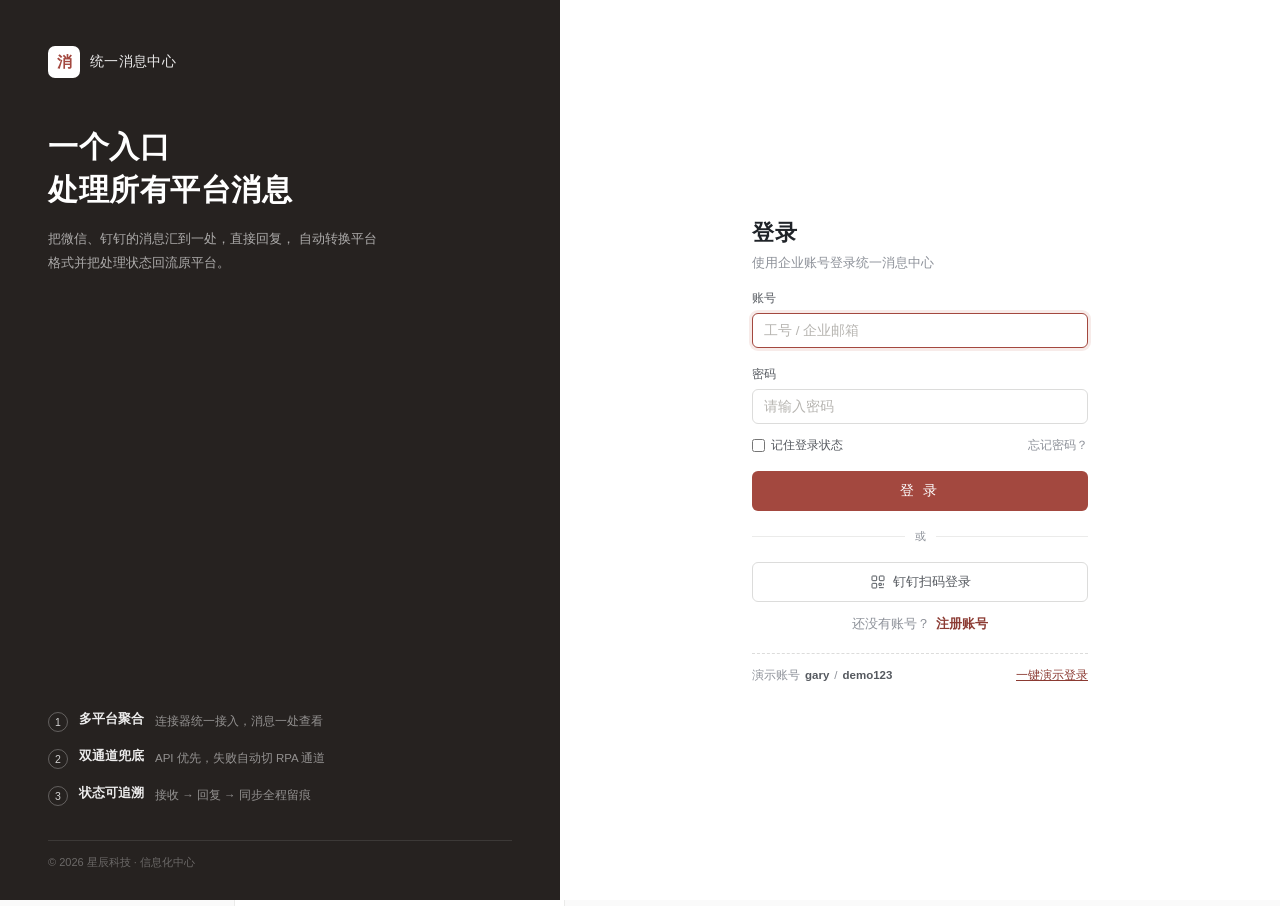
<file: UI/unified-msg-ui/index.html>
<!DOCTYPE html>
<html lang="zh-CN">
<head>
  <meta charset="UTF-8">
  <meta name="viewport" content="width=device-width, initial-scale=1.0">
  <title>统一消息中心 — 多平台连接器</title>
  <!-- 样式按模块拆分：base(变量/基础) → layout(骨架) → components(通用组件) → chat(会话面板) -->
  <link rel="stylesheet" href="css/base.css?v=20261119a">
  <link rel="stylesheet" href="css/layout.css?v=20261119a">
  <link rel="stylesheet" href="css/components.css?v=20261119a">
  <link rel="stylesheet" href="css/chat.css?v=20261119a">
  <link rel="stylesheet" href="css/views.css?v=20261119a">
  <link rel="stylesheet" href="css/login.css?v=20261119a">
</head>
<body>

  <!-- ===== 登录页（覆盖层，层级最高）===== -->
  <div class="login-layer" id="loginLayer">
    <!-- 左：品牌与产品说明 -->
    <div class="login-left">
      <div class="lg-brand">
        <div class="logo">消</div>
        <span>统一消息中心</span>
      </div>

      <h2>一个入口<br>处理所有平台消息</h2>
      <p class="lg-desc">
        把微信、钉钉的消息汇到一处，直接回复，
        自动转换平台格式并把处理状态回流原平台。
      </p>

      <div class="lg-points">
        <div class="lg-point"><i>1</i><b>多平台聚合</b><span>连接器统一接入，消息一处查看</span></div>
        <div class="lg-point"><i>2</i><b>双通道兜底</b><span>API 优先，失败自动切 RPA 通道</span></div>
        <div class="lg-point"><i>3</i><b>状态可追溯</b><span>接收 → 回复 → 同步全程留痕</span></div>
      </div>

      <div class="lg-foot">© 2026 星辰科技 · 信息化中心</div>
    </div>

    <!-- 右：登录表单 -->
    <div class="login-right">
      <div class="login-card">
        <h3 id="loginTitle">登录</h3>
        <p class="lg-sub" id="loginSub">使用企业账号登录统一消息中心</p>

        <!-- 注册时显示的姓名输入 -->
        <div class="lg-field" id="lgFieldName" hidden>
          <span>姓名</span>
          <input id="loginName" type="text" placeholder="请输入真实姓名" autocomplete="name">
        </div>

        <div class="lg-field" id="lgFieldUser">
          <span>账号</span>
          <input id="loginUser" type="text" placeholder="工号 / 企业邮箱" autocomplete="username">
        </div>

        <div class="lg-field" id="lgFieldPass">
          <span>密码</span>
          <input id="loginPass" type="password" placeholder="请输入密码" autocomplete="current-password">
        </div>

        <div class="lg-row">
          <label class="lg-check"><input type="checkbox" id="loginRemember"> 记住登录状态</label>
          <button class="lg-forget" id="loginForget">忘记密码？</button>
        </div>

        <div class="lg-error" id="loginError" hidden></div>

        <button class="lg-submit" id="loginBtn">登 录</button>

        <div class="lg-or"><span>或</span></div>

        <button class="lg-qr" id="loginQr">
          <svg viewBox="0 0 24 24" class="lg-qr-ic">
            <rect x="3" y="3" width="7" height="7" rx="1" fill="none" stroke="currentColor" stroke-width="1.5"/>
            <rect x="14" y="3" width="7" height="7" rx="1" fill="none" stroke="currentColor" stroke-width="1.5"/>
            <rect x="3" y="14" width="7" height="7" rx="1" fill="none" stroke="currentColor" stroke-width="1.5"/>
            <path d="M14 14h3v3h-3zM20 14.5v2M14 20.5h6" fill="none" stroke="currentColor" stroke-width="1.5" stroke-linecap="round"/>
          </svg>
          钉钉扫码登录
        </button>

        <!-- 注册/返回登录切换 -->
        <div class="lg-switch">
          <span id="loginSwitchHint">还没有账号？</span>
          <button class="lg-switch-btn" id="loginSwitch">注册账号</button>
        </div>

        <div class="lg-demo">
          演示账号 <b>gary</b> / <b>demo123</b>
          <button id="loginDemo">一键演示登录</button>
        </div>
      </div>
    </div>
  </div>

  <!-- ===== 顶部栏 ===== -->
  <header class="topbar">
    <div class="topbar-left">
      <div class="logo">消</div>
      <div class="brand">
        <h1>统一消息中心</h1>
        <p class="subtitle">多平台连接器 · 一个入口处理所有消息</p>
      </div>
    </div>

    <div class="search-box">
      <svg viewBox="0 0 24 24" class="search-icon">
        <circle cx="11" cy="11" r="7" fill="none" stroke="currentColor" stroke-width="2"/>
        <line x1="16.5" y1="16.5" x2="21" y2="21" stroke="currentColor" stroke-width="2" stroke-linecap="round"/>
      </svg>
      <input id="searchInput" type="text" placeholder="搜索发送人、消息内容...">
    </div>

    <div class="topbar-right">
      <!-- 联系人清单入口：按平台聚合所有会话对象 -->
      <button class="top-action" id="contactsBtn" title="查看朋友清单（联系人）">
        <svg viewBox="0 0 24 24" class="ta-ic">
          <circle cx="9" cy="8" r="3.2" fill="none" stroke="currentColor" stroke-width="1.7"/>
          <path d="M3.5 19c.6-3 2.8-4.6 5.5-4.6S13.9 16 14.5 19" fill="none" stroke="currentColor" stroke-width="1.7" stroke-linecap="round"/>
          <circle cx="16.5" cy="9.5" r="2.4" fill="none" stroke="currentColor" stroke-width="1.6"/>
          <path d="M15.5 14.2c2.4.1 4.3 1.4 4.9 4.3" fill="none" stroke="currentColor" stroke-width="1.6" stroke-linecap="round"/>
        </svg>
        联系人
        <span class="ta-count" id="contactCount">0</span>
      </button>

      <!-- 应用连接入口：显示已连接平台数，点击进入连接管理页 -->
      <button class="top-action" id="appsBtn" title="管理平台接入与通道">
        <svg viewBox="0 0 24 24" class="ta-ic">
          <path d="M10 13a4 4 0 0 0 5.66 0l2.83-2.83a4 4 0 0 0-5.66-5.66L11.4 6" fill="none" stroke="currentColor" stroke-width="1.7" stroke-linecap="round"/>
          <path d="M14 11a4 4 0 0 0-5.66 0L5.5 13.83a4 4 0 0 0 5.66 5.66L12.6 18" fill="none" stroke="currentColor" stroke-width="1.7" stroke-linecap="round"/>
        </svg>
        应用连接
        <span class="ta-count" id="appConnCount">3/3</span>
      </button>

      <!-- 导出消息记录：CSV（Excel 可直接打开） -->
      <button class="profile-chip" id="exportBtn" title="导出全部消息记录为 CSV 文件" style="flex-direction:row;">
        <span class="pc-info"><b>导出记录</b></span>
      </button>

      <!-- 功能说明（帮助中心） -->
      <a class="profile-chip" href="/help.html" target="_blank" title="功能说明文档" style="flex-direction:row;text-decoration:none;">
        <span class="pc-info"><b>功能说明</b></span>
      </a>

      <!-- 个人资料标签：点击进入个人资料页 -->
      <button class="profile-chip" id="profileBtn" title="查看个人资料">
        <span class="pc-avatar" id="pcAvatar">高</span>
        <span class="pc-info">
          <b id="pcName">高远</b>
          <i id="pcRole">系统管理员</i>
        </span>
        <svg viewBox="0 0 24 24" class="pc-arrow">
          <path d="M6 9l6 6 6-6" fill="none" stroke="currentColor" stroke-width="1.8" stroke-linecap="round" stroke-linejoin="round"/>
        </svg>
      </button>
    </div>
  </header>

  <div class="layout">

    <!-- ===== 左侧：筛选 + 全局统计（可整体收起/展开） ===== -->
    <button class="sidebar-expand" id="sidebarExpand" title="展开筛选侧栏" hidden>
      <svg viewBox="0 0 24 24" width="16" height="16"><path d="M9 6l6 6-6 6" fill="none" stroke="currentColor" stroke-width="2" stroke-linecap="round" stroke-linejoin="round"/></svg>
      <span>筛选</span>
    </button>
    <aside class="sidebar" id="sidebar">
      <button class="sidebar-collapse" id="sidebarCollapse" title="收起侧栏">
        <svg viewBox="0 0 24 24" width="15" height="15"><path d="M15 6l-6 6 6 6" fill="none" stroke="currentColor" stroke-width="2" stroke-linecap="round" stroke-linejoin="round"/></svg>
        <span>收起</span>
      </button>
      <h2 class="side-title">平台 <span class="side-note">点击筛选</span></h2>
      <div class="chips" id="platformChips"></div>

      <div class="and-hint"><span></span>且<span></span></div>

      <h2 class="side-title">状态 <span class="side-note">点击筛选</span></h2>
      <div class="chips" id="statusChips"></div>

      <h2 class="side-title">全局统计 <span class="side-note">不受筛选影响</span></h2>
      <div class="stat-card" id="statCard">
        <div class="stat-row stat-row-lead" data-stat-jump="unread" title="点击查看全部未读">
          <span>未读消息</span><b id="statUnread">0</b>
        </div>
        <div class="dist-bar" id="distBar"></div>
        <div class="stat-sub" id="statUnreadSub">微信 0 · 钉钉 0</div>
        <div class="stat-mute" id="statMuteNote" hidden></div>
        <div class="stat-row" data-stat-jump="todo" title="点击查看待办">
          <span>待办事项</span><b id="statTodo">0</b>
        </div>
        <div class="stat-row" data-stat-jump="replied" title="点击查看已回复">
          <span>已回复</span><b id="statReplied">0</b>
        </div>
        <div class="stat-row">
          <span>接入平台</span>
          <b id="statApps">3/3 <span class="pill-ok"><i></i>全部在线</span></b>
        </div>
      </div>

      <!-- 数据来源（演示模式 / 已连接后端）：放在统计卡下方，语义同属「数据范围」 -->
      <div class="ws-status ws-inline" id="wsStatus" title="当前消息数据来源">
        <span class="ws-dot" id="wsDot"></span>
        <span id="wsText">连接中...</span>
      </div>

      <button class="btn-help side-help" id="helpBtn" title="闭环流程说明">? 闭环怎么走</button>
      <div class="help-pop" id="helpPop">
        <b>业务闭环怎么走</b>
        <ol>
          <li>各平台消息经连接器汇入统一入口</li>
          <li>在列表里集中查看、标记待办</li>
          <li>点消息打开右侧会话，直接回复（自动转换平台格式）</li>
          <li>发送成功，状态回流为「已同步到平台」</li>
        </ol>
        <p>点消息的「状态流转」可回溯每一步。</p>
      </div>
    </aside>

    <!-- ===== 中间：会话列表（紧凑行，微信式）===== -->
    <section class="list-pane">
      <div class="tabs">
        <button class="tab active" data-tab="messages">
          消息 <span class="tab-count" id="tabMsgCount">0</span>
        </button>
        <button class="tab" data-tab="todos">
          待办 <span class="tab-count" id="tabTodoCount">0</span>
        </button>
        <button class="tab" data-tab="contacts">
          联系人 <span class="tab-count" id="tabContactCount">0</span>
        </button>
        <div class="tabs-right">
          <button class="btn-markread" id="clearAllBtn" title="删除当前账号的全部聊天记录">清空记录</button>
          <button class="btn-markread" id="markAllRead">全部已读</button>
        </div>
      </div>

      <!-- 筛选面包屑 -->
      <div class="filter-bar" id="filterBar"></div>

      <div class="pane-scroll">
        <section id="panel-messages" class="panel active">
          <div id="messageList" class="conv-list"></div>
        </section>
        <section id="panel-todos" class="panel">
          <div id="todoList" class="todo-list"></div>
        </section>
        <section id="panel-contacts" class="panel">
          <div class="friends-head">
            <span class="friends-tip">好友清单 · 自动聚合各平台联系人 + 手动添加</span>
            <button class="btn-friend-add" id="friendAddBtn">+ 添加好友</button>
          </div>
          <div id="contactTabList" class="contact-tab-list"></div>
        </section>
      </div>
    </section>

    <!-- ===== 右侧：会话面板（微信式主会话区）===== -->
    <section class="chat-pane">

      <!-- 未选择会话时：工作台概览 -->
      <div class="chat-empty" id="chatEmpty">
        <div class="ov-head">
          <b>工作台概览</b>
          <span>选择左侧会话即可直接回复，消息自动转换平台格式</span>
        </div>

        <div class="ov-grid">
          <!-- 今日概览 -->
          <div class="ov-card">
            <div class="ov-card-title">今日概览</div>
            <div class="ov-nums">
              <div class="ov-num"><b id="ovToday">0</b><span>今日新消息</span></div>
              <div class="ov-num"><b id="ovUnread">0</b><span>未读</span></div>
              <div class="ov-num"><b id="ovReplied">0</b><span>已回复</span></div>
              <div class="ov-num"><b id="ovTodo">0</b><span>待办</span></div>
            </div>
          </div>

          <!-- 待处理事项 -->
          <div class="ov-card">
            <div class="ov-card-title">待处理事项 <button class="ov-more" id="ovTodoMore">全部待办 ›</button></div>
            <div class="ov-todos" id="ovTodoList"></div>
          </div>

          <!-- 业务闭环 -->
          <div class="ov-card">
            <div class="ov-card-title">业务闭环</div>
            <div class="ov-flow">
              <span class="ov-step"><i>1</i>平台接收</span>
              <span class="ov-arrow">→</span>
              <span class="ov-step"><i>2</i>统一展示</span>
              <span class="ov-arrow">→</span>
              <span class="ov-step"><i>3</i>回复转换</span>
              <span class="ov-arrow">→</span>
              <span class="ov-step"><i>4</i>状态回流</span>
            </div>
            <div class="ov-flow-note" id="ovFlowNote"></div>
          </div>

          <!-- RPA 采集任务 -->
          <div class="ov-card">
            <div class="ov-card-title">RPA 采集任务 <span class="ov-sub">连接器自动拉取各平台新消息</span></div>
            <div class="ov-rpa" id="ovRpa"></div>
          </div>
        </div>
      </div>

      <!-- 会话主体 -->
      <div class="chat-body" id="chatBody" hidden>
        <div class="chat-head">
          <div class="avatar" id="chatAvatar"></div>
          <div class="chat-head-info">
            <div class="chat-name" id="chatName"></div>
            <div class="chat-sub" id="chatSub"></div>
          </div>
          <span class="status-badge" id="chatStatusBadge"></span>
          <button class="head-btn" id="chatPin" title="置顶该会话">
            <svg viewBox="0 0 24 24"><path d="M9 3h6l-1 5 4 4v2H6v-2l4-4-1-5z" fill="currentColor"/><line x1="12" y1="14.5" x2="12" y2="21" stroke="currentColor" stroke-width="1.8" stroke-linecap="round"/></svg>
          </button>
          <button class="head-btn" id="chatMute" title="开启免打扰">
            <svg viewBox="0 0 24 24"><path d="M12 4a5 5 0 0 1 5 5v4l2 2H5l2-2V9a5 5 0 0 1 5-5z" fill="none" stroke="currentColor" stroke-width="1.7" stroke-linejoin="round"/><path d="M10 18a2 2 0 0 0 4 0" fill="none" stroke="currentColor" stroke-width="1.7" stroke-linecap="round"/><line x1="4" y1="4" x2="20" y2="20" stroke="currentColor" stroke-width="1.7" stroke-linecap="round"/></svg>
          </button>
          <button class="head-btn" id="chatTrace" title="查看状态流转记录">
            <svg viewBox="0 0 24 24">
              <path d="M6 4.5v15" stroke="currentColor" stroke-width="1.6" stroke-linecap="round"/>
              <circle cx="6" cy="8" r="2.3" fill="currentColor"/>
              <circle cx="6" cy="16" r="2.3" fill="none" stroke="currentColor" stroke-width="1.6"/>
              <path d="M11.5 8h7M11.5 16h7" stroke="currentColor" stroke-width="1.6" stroke-linecap="round"/>
            </svg>
          </button>
          <button class="close-btn" id="chatClose" title="关闭会话">×</button>
        </div>

        <div class="chat-thread" id="chatThread"></div>

        <div class="chat-foot">
          <!-- 快捷回复 -->
          <div class="quick-replies" id="chatQuick"></div>

          <!-- 工具栏（参考微信输入区） -->
          <div class="chat-toolbar">
            <button class="tool-btn" id="emojiBtn" title="表情">
              <svg viewBox="0 0 24 24"><circle cx="12" cy="12" r="9" fill="none" stroke="currentColor" stroke-width="1.6"/><circle cx="9" cy="10" r="1.2" fill="currentColor"/><circle cx="15" cy="10" r="1.2" fill="currentColor"/><path d="M8.5 14.5c1 1.2 2.2 1.8 3.5 1.8s2.5-.6 3.5-1.8" fill="none" stroke="currentColor" stroke-width="1.6" stroke-linecap="round"/></svg>
            </button>
            <button class="tool-btn" data-tool="file" title="发送文件">
              <svg viewBox="0 0 24 24"><path d="M3 7a2 2 0 0 1 2-2h4l2 2h8a2 2 0 0 1 2 2v8a2 2 0 0 1-2 2H5a2 2 0 0 1-2-2V7z" fill="none" stroke="currentColor" stroke-width="1.6"/></svg>
            </button>
            <button class="tool-btn" data-tool="screenshot" title="截图">
              <svg viewBox="0 0 24 24"><path d="M6 9V6a2 2 0 0 1 2-2h2M18 9V6a2 2 0 0 0-2-2h-2M6 15v3a2 2 0 0 0 2 2h2M18 15v3a2 2 0 0 1-2 2h-2" fill="none" stroke="currentColor" stroke-width="1.6" stroke-linecap="round"/></svg>
            </button>
            <button class="tool-btn" data-tool="voice" title="语音输入">
              <svg viewBox="0 0 24 24"><rect x="9" y="4" width="6" height="10" rx="3" fill="none" stroke="currentColor" stroke-width="1.6"/><path d="M6 11a6 6 0 0 0 12 0M12 17v3" fill="none" stroke="currentColor" stroke-width="1.6" stroke-linecap="round"/></svg>
            </button>
            <button class="tool-btn fault-btn" id="autoReplyBtn" title="AI 自动回复：开启后新消息由 AI 自动生成并发送回复">
              <svg viewBox="0 0 24 24"><rect x="4" y="5" width="16" height="12" rx="2.5" fill="none" stroke="currentColor" stroke-width="1.6"/><path d="M8 9.5h8M8 12.5h5" stroke="currentColor" stroke-width="1.6" stroke-linecap="round"/><path d="M9 17l-1.5 3M15 17l1.5 3" stroke="currentColor" stroke-width="1.6" stroke-linecap="round"/></svg>
            </button>
            <button class="tool-btn fault-btn" id="faultBtn" title="故障演练：让下一次发送模拟通道失败，用于演示失败重试">
              <svg viewBox="0 0 24 24"><path d="M12 4.5l8.5 15h-17L12 4.5z" fill="none" stroke="currentColor" stroke-width="1.6" stroke-linejoin="round"/><line x1="12" y1="10" x2="12" y2="14.2" stroke="currentColor" stroke-width="1.7" stroke-linecap="round"/><circle cx="12" cy="17" r="0.95" fill="currentColor"/></svg>
            </button>
            <span class="tool-spring"></span>
            <span class="conv-toggle" id="convToggle">发送时将自动转换为 <b id="convPlatform">平台</b> 格式 <i>详情</i></span>
          </div>

          <!-- 表情面板 -->
          <div class="emoji-panel" id="emojiPanel" hidden></div>

          <!-- 格式转换详情（折叠） -->
          <div class="conv-detail" id="convDetail">
            <div class="conv-grid">
              <div class="conv-box">
                <div class="conv-box-title">内部统一格式（发给后端）</div>
                <pre id="convInternal"></pre>
              </div>
              <div class="conv-box">
                <div class="conv-box-title">平台格式</div>
                <pre id="convPlatformFmt"></pre>
              </div>
            </div>
          </div>

          <div class="chat-input-row">
            <input type="file" id="fileInput" hidden />
            <textarea id="chatInput" rows="3" placeholder="输入回复，Enter 发送，Shift+Enter 换行..."></textarea>
            <button class="send-btn" id="chatSend">发送</button>
          </div>
        </div>
      </div>
    </section>
  </div>

  <!-- ===== 全屏视图层：个人资料 / 应用连接 =====
       用覆盖层而不是新 html 文件：切换效果等同跳页，但不丢失已读、置顶、连接状态等运行时状态 -->
  <div class="view-layer" id="viewLayer" hidden>
    <div class="view-head">
      <button class="view-back" id="viewBack">
        <svg viewBox="0 0 24 24"><path d="M15 5l-7 7 7 7" fill="none" stroke="currentColor" stroke-width="1.9" stroke-linecap="round" stroke-linejoin="round"/></svg>
        返回消息中心
      </button>
      <div class="view-title">
        <b id="viewTitle"></b>
        <span id="viewSub"></span>
      </div>
    </div>
    <div class="view-scroll">
      <section class="view-body" id="viewProfile" hidden></section>
      <section class="view-body" id="viewApps" hidden></section>

      <!-- 联系人清单（朋友清单） -->
      <section class="view-body" id="viewContacts" hidden></section>
    </div>
  </div>

  <!-- 主动发消息浮层（联系人清单发起） -->
  <div class="modal-mask" id="contactSendLayer" hidden>
    <div class="modal modal-narrow">
      <div class="modal-head">
        <h3>发消息给 <b id="contactSendName"></b></h3>
        <button class="close-btn" id="closeContactSend">×</button>
      </div>
      <div class="modal-body">
        <p class="contact-send-sub" id="contactSendPlatform"></p>
        <textarea id="contactSendInput" rows="4" placeholder="输入要发送的内容…"></textarea>
        <div class="contact-send-actions">
          <button class="v-btn" id="contactSendBtn">发 送</button>
        </div>
      </div>
    </div>
  </div>

  <!-- 添加好友弹窗 -->
  <div class="modal-mask" id="friendAddLayer" hidden>
    <div class="modal modal-narrow">
      <div class="modal-head">
        <h3>添加好友</h3>
        <button class="close-btn" id="closeFriendAdd">×</button>
      </div>
      <div class="modal-body">
        <p class="contact-send-sub">好友将出现在联系人清单，可通过「发消息」主动联系</p>
        <div class="friend-form">
          <label>所在平台
            <select id="friendPlatformSelect">
              <option value="dingtalk">钉钉</option>
              <option value="wechat">微信</option>
              <option value="user">站内好友（网页注册用户）</option>
            </select>
          </label>
          <label id="friendUserPick" hidden>选择注册用户
            <select id="friendUserSelect"><option value="">加载中…</option></select>
          </label>
          <label id="friendManualName" >好友名称<input id="friendNameInput" placeholder="如：技术群-小陈" maxlength="20"></label>
          <label id="friendManualChat" >会话 / 群名<input id="friendChatInput" placeholder="选填，如：研发协作群" maxlength="30"></label>
        </div>
        <div class="contact-send-actions">
          <button class="v-btn" id="friendAddBtn2">添加</button>
        </div>
      </div>
    </div>
  </div>

  <!-- 添加连接器弹窗 -->
  <div class="modal-mask" id="appAddLayer" hidden>
    <div class="modal modal-narrow">
      <div class="modal-head">
        <h3>添加连接器</h3>
        <button class="close-btn" id="closeAppAdd">×</button>
      </div>
      <div class="modal-body">
        <p class="contact-send-sub">从已实现收发逻辑的平台里启用一个连接器，启用后即可在统一入口收发该平台消息。</p>
        <div class="friend-form">
          <label>平台类型
            <select id="appPlatformSelect">
              <option value="dingtalk">钉钉（Stream 双向收发）</option>
              <option value="feishu">飞书（WebSocket 长连接）</option>
              <option value="wechat">微信（RPA 采集）</option>
            </select>
          </label>
          <label>接入账号<input id="appAccountInput" placeholder="如：gary@xingchen-tech.com" maxlength="40"></label>
          <label>所属组织<input id="appOrgInput" placeholder="选填，如：星辰科技" maxlength="40"></label>
        </div>
        <div class="contact-send-actions">
          <button class="v-btn" id="appAddBtn2">添加并连接</button>
        </div>
      </div>
    </div>
  </div>

  <!-- 状态流转弹窗 -->
  <div class="modal-mask" id="traceModal">
    <div class="modal modal-narrow">
      <div class="modal-head">
        <h3>状态流转记录</h3>
        <button class="close-btn" id="closeTraceModal">×</button>
      </div>
      <div class="modal-body">
        <div id="traceList"></div>
      </div>
    </div>
  </div>

  <div class="toast" id="toast"></div>

  <!-- 脚本按模块加载（顺序不可调换）：
       config → mock-data → core(format-adapter → store → api) → ui(render → chat) → app -->
  <script src="js/config.js?v=20261119a"></script>
  <script src="js/data/mock-data.js?v=20261119a"></script>
  <script src="js/core/format-adapter.js?v=20261119a"></script>
  <script src="js/core/store.js?v=20261119a"></script>
  <script src="js/core/api.js?v=20261121c"></script>
  <script src="js/ui/render.js?v=20261121c"></script>
  <script src="js/ui/chat.js?v=20261119a"></script>
  <script src="js/ui/views.js?v=20261119a"></script>
  <script src="js/ui/login.js?v=20261119a"></script>
  <script src="js/app.js?v=20261119a"></script>
</body>
</html>
</file>
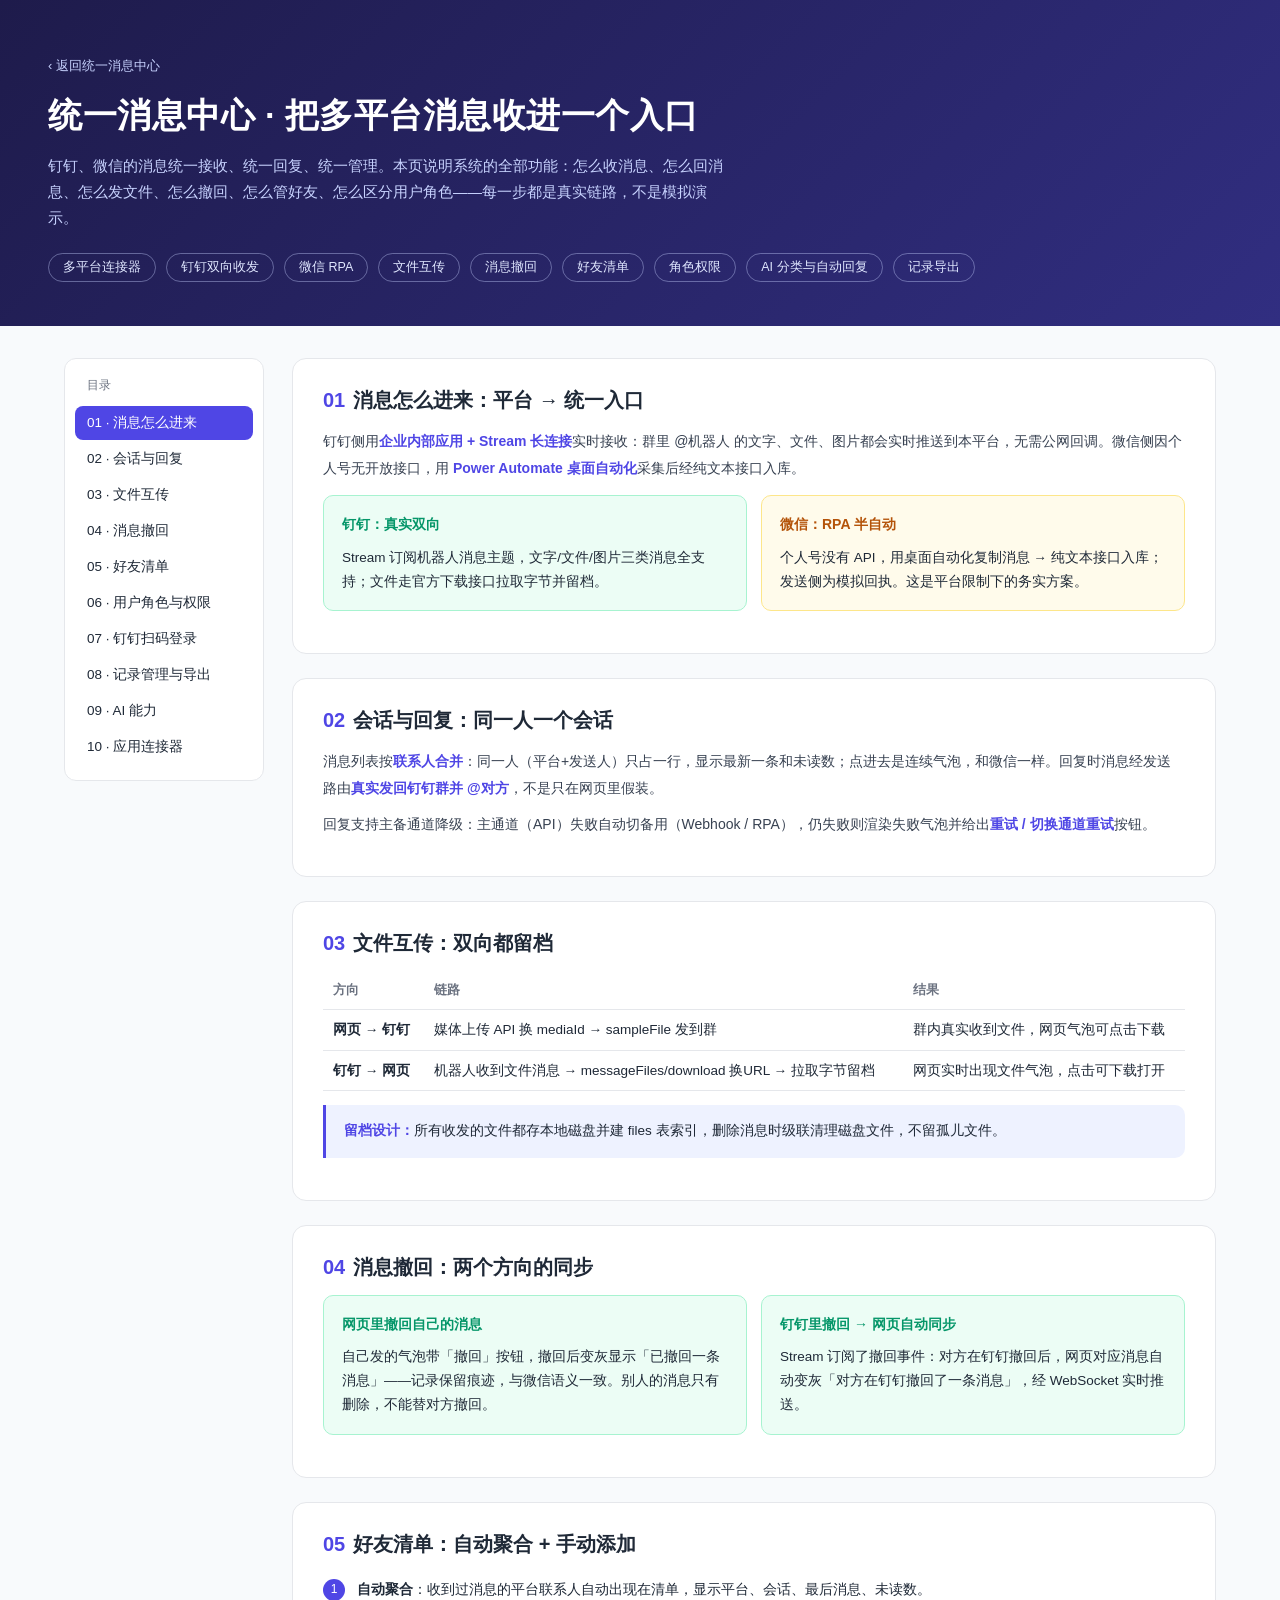
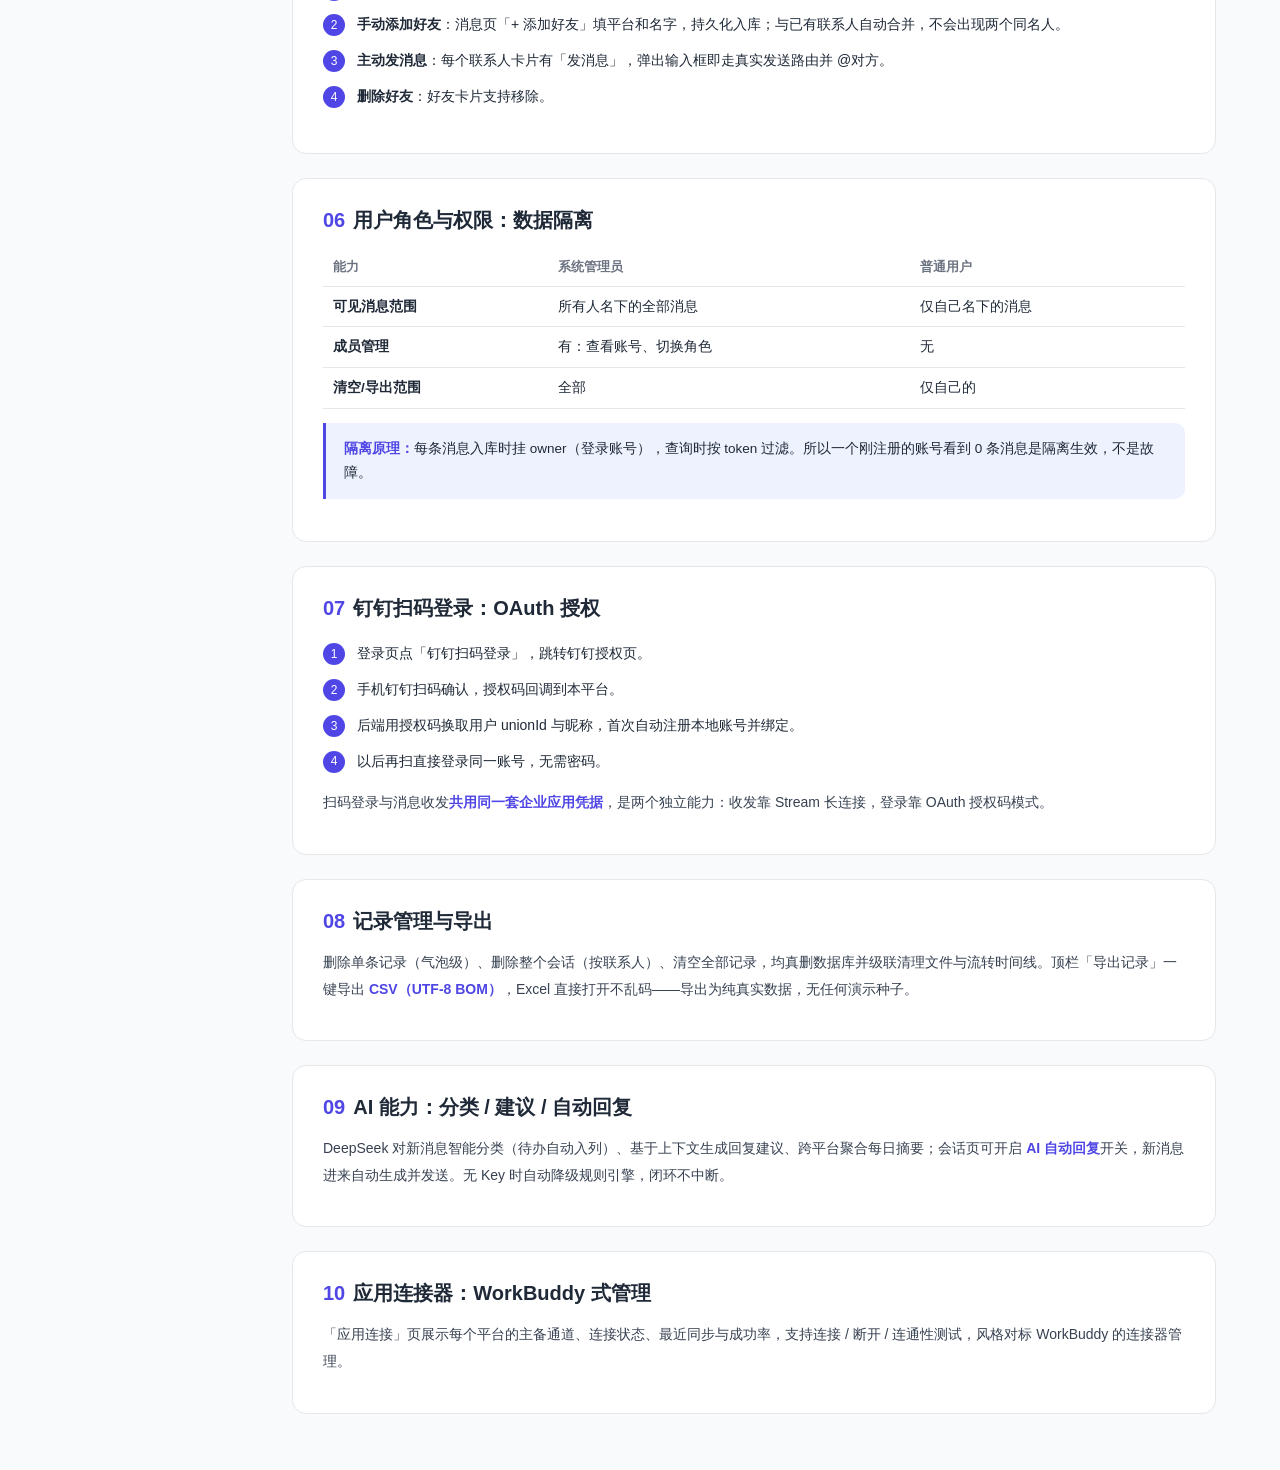
<file: UI/unified-msg-ui/help.html>
<!DOCTYPE html>
<html lang="zh-CN">
<head>
<meta charset="UTF-8">
<meta name="viewport" content="width=device-width, initial-scale=1.0">
<title>统一消息中心 · 功能说明</title>
<style>
  :root {
    --hero-bg1: #1e1b4b; --hero-bg2: #312e81;
    --accent: #4f46e5; --accent-soft: #eef2ff;
    --text: #1f2937; --muted: #6b7280;
    --card-bg: #ffffff; --page-bg: #f8fafc;
    --border: #e5e7eb;
    --good: #059669; --good-bg: #ecfdf5;
    --warn: #b45309; --warn-bg: #fffbeb;
  }
  * { margin: 0; padding: 0; box-sizing: border-box; }
  body { font-family: "PingFang SC", "Microsoft YaHei", sans-serif; color: var(--text); background: var(--page-bg); }

  /* ===== Hero ===== */
  .hero { background: linear-gradient(135deg, var(--hero-bg1), var(--hero-bg2)); color: #fff; padding: 56px 48px 44px; }
  .hero h1 { font-size: 34px; margin-bottom: 14px; letter-spacing: .5px; }
  .hero p { max-width: 680px; line-height: 1.8; color: #c7d2fe; font-size: 14.5px; }
  .hero .tags { margin-top: 22px; display: flex; flex-wrap: wrap; gap: 10px; }
  .hero .tag { border: 1px solid rgba(199,210,254,.4); border-radius: 999px; padding: 5px 14px; font-size: 12.5px; color: #e0e7ff; }

  /* ===== 布局 ===== */
  .layout { display: flex; max-width: 1200px; margin: 0 auto; padding: 32px 24px; gap: 28px; align-items: flex-start; }
  nav.toc { position: sticky; top: 24px; width: 200px; flex-shrink: 0; background: var(--card-bg); border: 1px solid var(--border); border-radius: 12px; padding: 14px 10px; }
  nav.toc .toc-title { font-size: 12px; color: var(--muted); padding: 4px 12px 10px; }
  nav.toc a { display: block; padding: 8px 12px; border-radius: 8px; font-size: 13.5px; color: var(--text); text-decoration: none; margin: 2px 0; }
  nav.toc a:hover { background: var(--accent-soft); color: var(--accent); }
  nav.toc a.active { background: var(--accent); color: #fff; }
  main { flex: 1; min-width: 0; }

  section.card { background: var(--card-bg); border: 1px solid var(--border); border-radius: 14px; padding: 28px 30px; margin-bottom: 24px; }
  section.card h2 { font-size: 20px; margin-bottom: 14px; }
  section.card h2 .no { color: var(--accent); margin-right: 8px; }
  section.card p { line-height: 1.9; font-size: 14px; color: #374151; margin-bottom: 10px; }
  section.card b.k { color: var(--accent); }

  .duo { display: grid; grid-template-columns: 1fr 1fr; gap: 14px; margin: 14px 0; }
  .duo .box { border-radius: 10px; padding: 16px 18px; font-size: 13.5px; line-height: 1.8; }
  .duo .box h3 { font-size: 14px; margin-bottom: 8px; }
  .duo .no  { background: var(--warn-bg); border: 1px solid #fde68a; } .duo .no h3 { color: var(--warn); }
  .duo .yes { background: var(--good-bg); border: 1px solid #a7f3d0; } .duo .yes h3 { color: var(--good); }

  .steps { counter-reset: s; margin: 10px 0; }
  .steps li { list-style: none; position: relative; padding: 6px 0 6px 34px; font-size: 14px; line-height: 1.7; }
  .steps li::before { counter-increment: s; content: counter(s); position: absolute; left: 0; top: 7px; width: 22px; height: 22px; border-radius: 50%; background: var(--accent); color: #fff; font-size: 12px; display: flex; align-items: center; justify-content: center; }

  table { width: 100%; border-collapse: collapse; font-size: 13.5px; margin: 12px 0; }
  th, td { border-bottom: 1px solid var(--border); padding: 9px 10px; text-align: left; line-height: 1.6; }
  th { color: var(--muted); font-weight: 600; font-size: 12.5px; }
  td:first-child { white-space: nowrap; font-weight: 600; }

  .callout { border-left: 3px solid var(--accent); background: var(--accent-soft); border-radius: 0 10px 10px 0; padding: 14px 18px; font-size: 13.5px; line-height: 1.8; margin: 14px 0; }
  .callout b { color: var(--accent); }

  .back { display: inline-flex; align-items: center; gap: 6px; color: #c7d2fe; text-decoration: none; font-size: 13px; margin-bottom: 18px; }
  .back:hover { color: #fff; }

  @media (max-width: 860px) {
    .layout { flex-direction: column; }
    nav.toc { position: static; width: 100%; }
    .duo { grid-template-columns: 1fr; }
    .hero { padding: 36px 24px; }
  }
</style>
</head>
<body>

<header class="hero">
  <a class="back" href="/">‹ 返回统一消息中心</a>
  <h1>统一消息中心 · 把多平台消息收进一个入口</h1>
  <p>钉钉、微信的消息统一接收、统一回复、统一管理。本页说明系统的全部功能：怎么收消息、怎么回消息、怎么发文件、怎么撤回、怎么管好友、怎么区分用户角色——每一步都是真实链路，不是模拟演示。</p>
  <div class="tags">
    <span class="tag">多平台连接器</span><span class="tag">钉钉双向收发</span><span class="tag">微信 RPA</span>
    <span class="tag">文件互传</span><span class="tag">消息撤回</span><span class="tag">好友清单</span>
    <span class="tag">角色权限</span><span class="tag">AI 分类与自动回复</span><span class="tag">记录导出</span>
  </div>
</header>

<div class="layout">
  <nav class="toc" id="toc">
    <div class="toc-title">目录</div>
    <a href="#s1">01 · 消息怎么进来</a>
    <a href="#s2">02 · 会话与回复</a>
    <a href="#s3">03 · 文件互传</a>
    <a href="#s4">04 · 消息撤回</a>
    <a href="#s5">05 · 好友清单</a>
    <a href="#s6">06 · 用户角色与权限</a>
    <a href="#s7">07 · 钉钉扫码登录</a>
    <a href="#s8">08 · 记录管理与导出</a>
    <a href="#s9">09 · AI 能力</a>
    <a href="#s10">10 · 应用连接器</a>
  </nav>

  <main>
    <section class="card" id="s1">
      <h2><span class="no">01</span>消息怎么进来：平台 → 统一入口</h2>
      <p>钉钉侧用<b class="k">企业内部应用 + Stream 长连接</b>实时接收：群里 @机器人 的文字、文件、图片都会实时推送到本平台，无需公网回调。微信侧因个人号无开放接口，用 <b class="k">Power Automate 桌面自动化</b>采集后经纯文本接口入库。</p>
      <div class="duo">
        <div class="box yes"><h3>钉钉：真实双向</h3>Stream 订阅机器人消息主题，文字/文件/图片三类消息全支持；文件走官方下载接口拉取字节并留档。</div>
        <div class="box no"><h3>微信：RPA 半自动</h3>个人号没有 API，用桌面自动化复制消息 → 纯文本接口入库；发送侧为模拟回执。这是平台限制下的务实方案。</div>
      </div>
    </section>

    <section class="card" id="s2">
      <h2><span class="no">02</span>会话与回复：同一人一个会话</h2>
      <p>消息列表按<b class="k">联系人合并</b>：同一人（平台+发送人）只占一行，显示最新一条和未读数；点进去是连续气泡，和微信一样。回复时消息经发送路由<b class="k">真实发回钉钉群并 @对方</b>，不是只在网页里假装。</p>
      <p>回复支持主备通道降级：主通道（API）失败自动切备用（Webhook / RPA），仍失败则渲染失败气泡并给出<b class="k">重试 / 切换通道重试</b>按钮。</p>
    </section>

    <section class="card" id="s3">
      <h2><span class="no">03</span>文件互传：双向都留档</h2>
      <table>
        <tr><th>方向</th><th>链路</th><th>结果</th></tr>
        <tr><td>网页 → 钉钉</td><td>媒体上传 API 换 mediaId → sampleFile 发到群</td><td>群内真实收到文件，网页气泡可点击下载</td></tr>
        <tr><td>钉钉 → 网页</td><td>机器人收到文件消息 → messageFiles/download 换URL → 拉取字节留档</td><td>网页实时出现文件气泡，点击可下载打开</td></tr>
      </table>
      <div class="callout"><b>留档设计：</b>所有收发的文件都存本地磁盘并建 files 表索引，删除消息时级联清理磁盘文件，不留孤儿文件。</div>
    </section>

    <section class="card" id="s4">
      <h2><span class="no">04</span>消息撤回：两个方向的同步</h2>
      <div class="duo">
        <div class="box yes"><h3>网页里撤回自己的消息</h3>自己发的气泡带「撤回」按钮，撤回后变灰显示「已撤回一条消息」——记录保留痕迹，与微信语义一致。别人的消息只有删除，不能替对方撤回。</div>
        <div class="box yes"><h3>钉钉里撤回 → 网页自动同步</h3>Stream 订阅了撤回事件：对方在钉钉撤回后，网页对应消息自动变灰「对方在钉钉撤回了一条消息」，经 WebSocket 实时推送。</div>
      </div>
    </section>

    <section class="card" id="s5">
      <h2><span class="no">05</span>好友清单：自动聚合 + 手动添加</h2>
      <div class="steps">
        <li><b>自动聚合</b>：收到过消息的平台联系人自动出现在清单，显示平台、会话、最后消息、未读数。</li>
        <li><b>手动添加好友</b>：消息页「+ 添加好友」填平台和名字，持久化入库；与已有联系人自动合并，不会出现两个同名人。</li>
        <li><b>主动发消息</b>：每个联系人卡片有「发消息」，弹出输入框即走真实发送路由并 @对方。</li>
        <li><b>删除好友</b>：好友卡片支持移除。</li>
      </div>
    </section>

    <section class="card" id="s6">
      <h2><span class="no">06</span>用户角色与权限：数据隔离</h2>
      <table>
        <tr><th>能力</th><th>系统管理员</th><th>普通用户</th></tr>
        <tr><td>可见消息范围</td><td>所有人名下的全部消息</td><td>仅自己名下的消息</td></tr>
        <tr><td>成员管理</td><td>有：查看账号、切换角色</td><td>无</td></tr>
        <tr><td>清空/导出范围</td><td>全部</td><td>仅自己的</td></tr>
      </table>
      <div class="callout"><b>隔离原理：</b>每条消息入库时挂 owner（登录账号），查询时按 token 过滤。所以一个刚注册的账号看到 0 条消息是隔离生效，不是故障。</div>
    </section>

    <section class="card" id="s7">
      <h2><span class="no">07</span>钉钉扫码登录：OAuth 授权</h2>
      <div class="steps">
        <li>登录页点「钉钉扫码登录」，跳转钉钉授权页。</li>
        <li>手机钉钉扫码确认，授权码回调到本平台。</li>
        <li>后端用授权码换取用户 unionId 与昵称，首次自动注册本地账号并绑定。</li>
        <li>以后再扫直接登录同一账号，无需密码。</li>
      </div>
      <p>扫码登录与消息收发<b class="k">共用同一套企业应用凭据</b>，是两个独立能力：收发靠 Stream 长连接，登录靠 OAuth 授权码模式。</p>
    </section>

    <section class="card" id="s8">
      <h2><span class="no">08</span>记录管理与导出</h2>
      <p>删除单条记录（气泡级）、删除整个会话（按联系人）、清空全部记录，均真删数据库并级联清理文件与流转时间线。顶栏「导出记录」一键导出 <b class="k">CSV（UTF-8 BOM）</b>，Excel 直接打开不乱码——导出为纯真实数据，无任何演示种子。</p>
    </section>

    <section class="card" id="s9">
      <h2><span class="no">09</span>AI 能力：分类 / 建议 / 自动回复</h2>
      <p>DeepSeek 对新消息智能分类（待办自动入列）、基于上下文生成回复建议、跨平台聚合每日摘要；会话页可开启 <b class="k">AI 自动回复</b>开关，新消息进来自动生成并发送。无 Key 时自动降级规则引擎，闭环不中断。</p>
    </section>

    <section class="card" id="s10">
      <h2><span class="no">10</span>应用连接器：WorkBuddy 式管理</h2>
      <p>「应用连接」页展示每个平台的主备通道、连接状态、最近同步与成功率，支持连接 / 断开 / 连通性测试，风格对标 WorkBuddy 的连接器管理。</p>
    </section>
  </main>
</div>

<script>
  // 目录高亮：滚动到对应卡片时点亮左侧条目
  const links = [...document.querySelectorAll("nav.toc a")];
  const secs = links.map(a => document.querySelector(a.getAttribute("href")));
  function highlight() {
    let idx = 0;
    secs.forEach((s, i) => { if (s && s.getBoundingClientRect().top < 140) idx = i; });
    links.forEach((a, i) => a.classList.toggle("active", i === idx));
  }
  addEventListener("scroll", highlight); highlight();
</script>
</body>
</html>
</file>
<file: UI/unified-msg-ui/css/base.css>
/* ===== base.css — 设计变量与基础样式 =====
   配色规则：全站只有一个主色（降饱和砖红）+ 中性灰阶
   平台区分只用小圆点/细色条（低饱和），不出现大面积多色
   ============================================================ */

* { margin: 0; padding: 0; box-sizing: border-box; }

:root {
  /* 主色（唯一强调色） */
  --primary: #a3483f;
  --primary-dark: #8b3a32;
  --primary-soft: #f7ebe9;

  /* 失败态（唯一额外的色相，仅用于错误提示，不与主色抢注意力） */
  --danger: #b23a2e;
  --danger-soft: #fbeeec;

  /* 中性灰阶 */
  --bg: #fafafa;
  --card: #ffffff;
  --line: #ebebea;
  --line-2: #dcdcdb;
  --text: #1f2328;
  --text-2: #55595f;
  --text-3: #8d9199;

  /* 平台小圆点（低饱和，仅 6px 点缀用） */
  --dot-wechat: #4f7d63;
  --dot-dingtalk: #8f6b52;

  --radius: 8px;
}

body {
  font-family: "Microsoft YaHei", "PingFang SC", -apple-system, sans-serif;
  background: var(--bg);
  color: var(--text);
  font-size: 14px;
  -webkit-font-smoothing: antialiased;
}

::-webkit-scrollbar { width: 8px; height: 8px; }
::-webkit-scrollbar-thumb { background: var(--line-2); border-radius: 4px; }
::-webkit-scrollbar-track { background: transparent; }

/* 平台小圆点 */
.av-dot { width: 6px; height: 6px; border-radius: 50%; position: absolute; right: 0; bottom: 0; border: 1.5px solid #fff; }
.av-dot.wechat   { background: var(--dot-wechat); }
.av-dot.dingtalk { background: var(--dot-dingtalk); }

/* 头像（统一灰底，不用平台色铺底） */
.avatar {
  width: 36px; height: 36px;
  border-radius: 50%;
  background: #eceae7;
  color: var(--text-2);
  font-size: 14px; font-weight: bold;
  display: flex; align-items: center; justify-content: center;
  position: relative;
  flex-shrink: 0;
}
.avatar.small { width: 28px; height: 28px; font-size: 12px; }
.avatar span { line-height: 1; }

/* 平台分布条（侧栏统计内，低饱和细条） */
.dist-bar { display: flex; width: 100%; height: 5px; border-radius: 3px; overflow: hidden; background: var(--line); margin: 6px 0 4px; }
.dist-bar i { display: block; height: 100%; }
.dist-wechat { background: var(--dot-wechat); }
.dist-dingtalk { background: var(--dot-dingtalk); }

/* 空状态 */
.empty-tip {
  text-align: center;
  color: var(--text-3);
  padding: 70px 0;
  font-size: 13px;
}
.empty-icon { display: block; font-size: 34px; margin-bottom: 12px; }
.empty-flow {
  margin-top: 16px; font-size: 12px; color: var(--text-3); line-height: 1.8;
  border-top: 1px dashed var(--line-2); padding-top: 12px;
}
.empty-flow b { color: var(--text-2); }
</file>
<file: UI/unified-msg-ui/css/layout.css>
/* ===== layout.css — 页面骨架：顶栏 / 侧栏 / 列表区 / 会话区 ===== */

/* ===== 顶部栏 ===== */
.topbar {
  display: flex;
  align-items: center;
  gap: 22px;
  padding: 10px 24px;
  background: var(--card);
  border-bottom: 1px solid var(--line);
  position: sticky; top: 0; z-index: 50;
}
.topbar-left { display: flex; align-items: center; gap: 10px; flex-shrink: 0; }
.logo {
  width: 34px; height: 34px;
  border-radius: 7px;
  background: var(--primary);
  color: #fff;
  font-size: 15px; font-weight: bold;
  display: flex; align-items: center; justify-content: center;
}
.brand h1 { font-size: 15.5px; letter-spacing: 0.2px; }
.subtitle { font-size: 11px; color: var(--text-3); margin-top: 2px; }

.search-box {
  flex: 1; max-width: 320px;
  display: flex; align-items: center; gap: 8px;
  background: var(--bg);
  border: 1px solid var(--line-2);
  border-radius: 6px;
  padding: 7px 11px;
  transition: border-color 0.15s, box-shadow 0.15s;
}
.search-box:focus-within { border-color: var(--primary); box-shadow: 0 0 0 3px var(--primary-soft); }
.search-icon { width: 15px; height: 15px; color: var(--text-3); flex-shrink: 0; }
.search-box input { border: none; outline: none; background: transparent; font-size: 13px; width: 100%; color: var(--text); }

.topbar-right { display: flex; align-items: center; gap: 10px; margin-left: auto; flex-shrink: 0; }

/* 应用连接入口（顶栏） */
.top-action {
  display: flex; align-items: center; gap: 6px;
  border: 1px solid var(--line-2);
  background: var(--card);
  color: var(--text-2);
  font-size: 12.5px;
  padding: 6px 10px;
  border-radius: 6px;
  cursor: pointer;
  transition: border-color 0.12s, color 0.12s;
}
.top-action:hover { border-color: var(--primary); color: var(--primary-dark); }
.ta-ic { width: 15px; height: 15px; flex-shrink: 0; }
.ta-count { font-size: 11px; color: var(--text-3); border-left: 1px solid var(--line); padding-left: 7px; }
.ta-count.warn { color: var(--danger); }

/* 个人资料标签（顶栏，替代原平台在线状态区） */
.profile-chip {
  display: flex; align-items: center; gap: 8px;
  border: 1px solid var(--line);
  background: var(--card);
  padding: 4px 9px 4px 4px;
  border-radius: 999px;
  cursor: pointer;
  transition: border-color 0.12s, box-shadow 0.12s;
}
.profile-chip:hover { border-color: var(--line-2); box-shadow: 0 2px 10px rgba(0, 0, 0, 0.06); }
.pc-avatar {
  width: 28px; height: 28px; border-radius: 50%;
  background: var(--primary); color: #fff;
  font-size: 12.5px; font-weight: bold;
  display: flex; align-items: center; justify-content: center;
  flex-shrink: 0;
}
.pc-info { display: flex; flex-direction: column; line-height: 1.3; text-align: left; }
.pc-info b { font-size: 12.5px; color: var(--text); }
.pc-info i { font-size: 10.5px; color: var(--text-3); font-style: normal; }
.pc-arrow { width: 13px; height: 13px; color: var(--text-3); flex-shrink: 0; }

/* 连接状态胶囊 */
.ws-status {
  display: flex; align-items: center; gap: 7px;
  font-size: 12px; font-weight: bold;
  padding: 5px 12px;
  border-radius: 999px;
  border: 1px solid var(--primary);
  color: var(--primary-dark);
  background: var(--primary-soft);
}
/* 侧栏内的位置：撑满一行、居中、字号收小 */
.ws-inline { margin-top: 10px; width: 100%; justify-content: center; font-size: 11.5px; font-weight: normal; padding: 5px 8px; }
.ws-dot { width: 8px; height: 8px; border-radius: 50%; background: var(--primary); animation: breathe 1.6s ease-in-out infinite; }
.ws-status.connected { border-color: var(--line-2); background: var(--card); color: var(--text-2); }
.ws-status.connected .ws-dot { background: var(--text-2); animation: none; }
@keyframes breathe { 0%, 100% { opacity: 0.4; } 50% { opacity: 1; } }

/* ===== 三栏主布局：侧栏 + 列表 + 会话 ===== */
.layout {
  display: flex;
  height: calc(100vh - 55px);
  overflow: hidden;
}

/* ===== 左侧边栏 ===== */
.sidebar {
  width: 235px; flex-shrink: 0;
  padding: 42px 16px 14px;
  border-right: 1px solid var(--line);
  overflow-y: auto;
  position: relative;
  display: flex; flex-direction: column;
}
.side-title { font-size: 13.5px; color: var(--text-2); font-weight: bold; margin: 0 0 10px; display: flex; align-items: center; gap: 6px; flex-wrap: wrap; }
.side-title + .side-title, .chips + .side-title, .and-hint + .side-title, .stat-card + .side-title { margin-top: 24px; }
.side-note { font-size: 11.5px; font-weight: normal; }

/* 侧栏收起/展开 */
.sidebar-collapse, .sidebar-expand {
  display: inline-flex; align-items: center; gap: 4px;
  background: none; border: 1px solid var(--line-2); border-radius: 6px;
  color: var(--text-3); font-size: 12px; padding: 3px 8px; cursor: pointer;
  transition: color .15s, border-color .15s, background .15s;
}
.sidebar-collapse { position: absolute; top: 14px; right: 12px; }
.sidebar-collapse:hover, .sidebar-expand:hover { color: var(--primary); border-color: var(--primary); background: rgba(0,0,0,.02); }
.sidebar-expand {
  /* 抽屉式把手：贴左边缘垂直居中，收起后不遮挡列表/标签栏 */
  position: fixed; left: 0; top: 50%; transform: translateY(-50%);
  z-index: 999;
  background: #fff; box-shadow: 2px 0 10px rgba(0,0,0,.10);
  border: 1px solid var(--line-2); border-left: none;
  border-radius: 0 10px 10px 0;
  padding: 12px 7px;
  flex-direction: column;   /* 图标在上、文字在下，窄条形态 */
  pointer-events: auto;
}
.sidebar-expand svg { transform: rotate(0deg); }
.sidebar-expand[hidden] { display: none !important; }
.layout.side-collapsed .sidebar { display: none; }

/* 统计行可点击 */
.stat-row[data-stat-jump] { cursor: pointer; border-radius: 6px; transition: background .15s; }
.stat-row[data-stat-jump]:hover { background: rgba(0,0,0,.04); }


.and-hint { display: flex; align-items: center; gap: 8px; margin: 18px 0; color: var(--text-3); font-size: 12px; }
.and-hint span { flex: 1; height: 1px; background: var(--line-2); }

/* 筛选标签：固定两列网格，不乱换行 */
.chips { display: grid; grid-template-columns: 1fr 1fr; gap: 8px; }
.chips .chip {
  justify-content: center; white-space: nowrap;
  padding: 7px 6px; font-size: 13px;
  border-radius: 6px;
}
.chip .n { font-size: 11.5px; }
.chip {
  display: inline-flex; align-items: center; gap: 5px;
  padding: 4px 10px;
  border: 1px solid var(--line-2);
  border-radius: 999px;
  font-size: 12px; color: var(--text-2);
  cursor: pointer;
  background: var(--card);
  transition: all 0.12s;
}
.chip:hover { border-color: var(--primary); color: var(--primary-dark); }
.chip.active { background: var(--primary); border-color: var(--primary); color: #fff; }
.chip .n { font-size: 10.5px; opacity: 0.75; }
/* 平台未连接：虚线边 + 灰字（历史消息仍可看，但不能发送） */
.chip.offline { border-style: dashed; color: var(--text-3); }
.chip.offline .n { opacity: 0.5; }
.chip.offline:hover { border-color: var(--text-3); color: var(--text-2); }

/* 统计卡 */
.stat-card {
  background: var(--card);
  border: 1px solid var(--line);
  border-radius: var(--radius);
  padding: 14px 15px;
  transition: opacity 0.2s;
}
.stat-card.muted { opacity: 0.55; }
.stat-row { display: flex; align-items: center; justify-content: space-between; font-size: 13.5px; color: var(--text-2); padding: 6px 0; }
.stat-row-lead { font-size: 13.5px; }
.stat-row b { font-size: 17px; color: var(--text); }
.stat-row-lead b { font-size: 23px; }
.stat-sub { font-size: 12px; color: var(--text-3); margin-top: 2px; }
.stat-mute { font-size: 11.5px; color: var(--text-3); margin-top: 4px; }
.stat-mute[hidden] { display: none; }
.pill-ok { display: inline-flex; align-items: center; gap: 4px; font-size: 12px; color: var(--text-2); font-weight: normal; }
.pill-ok i { width: 7px; height: 7px; border-radius: 50%; background: var(--primary); }
/* 有平台未连接时：语义改为告警 */
.pill-ok.off { color: var(--danger); }
.pill-ok.off i { background: var(--danger); }

/* 侧栏底部帮助按钮 + 气泡（固定在栏底，与上方内容拉开距离） */
.side-help {
  margin-top: auto;
  width: 100%;
  border: 1px solid var(--line-2);
  background: var(--card);
  color: var(--text-2);
  font-size: 13px;
  padding: 9px 0;
  border-radius: 6px;
  cursor: pointer;
}
.side-help:hover { border-color: var(--primary); color: var(--primary-dark); }
.help-pop {
  display: none;
  position: absolute; left: 10px; bottom: 44px;
  width: 270px; z-index: 60;
  background: var(--card);
  border: 1px solid var(--line-2);
  border-radius: var(--radius);
  box-shadow: 0 8px 30px rgba(0, 0, 0, 0.08);
  padding: 14px 16px;
  font-size: 12.5px; color: var(--text-2);
}
.help-pop.show { display: block; }
.help-pop b { color: var(--text); display: block; margin-bottom: 8px; }
.help-pop ol { padding-left: 18px; line-height: 1.9; }
.help-pop p { margin-top: 8px; font-size: 11.5px; color: var(--text-3); }

/* ===== 中间：会话列表区 ===== */
.list-pane {
  width: 330px; flex-shrink: 0;
  border-right: 1px solid var(--line);
  display: flex; flex-direction: column;
  background: var(--card);
  min-width: 0;
}

.tabs { display: flex; align-items: center; gap: 2px; border-bottom: 1px solid var(--line); padding: 0 10px; flex-shrink: 0; }
.tab {
  border: none; background: none; cursor: pointer;
  font-size: 13.5px; color: var(--text-2);
  padding: 11px 10px;
  border-bottom: 2px solid transparent;
  display: flex; align-items: center; gap: 6px;
}
.tab.active { color: var(--primary-dark); border-bottom-color: var(--primary); font-weight: bold; }
.tab-count { font-size: 11px; background: var(--line); color: var(--text-2); border-radius: 999px; padding: 1px 7px; }
.tab.active .tab-count { background: var(--primary-soft); color: var(--primary-dark); }
.tabs-right { margin-left: auto; display: flex; align-items: center; padding-bottom: 6px; }

.btn-markread {
  border: 1px solid var(--line-2); background: var(--card);
  font-size: 11.5px; color: var(--text-2);
  padding: 4px 9px; border-radius: 6px; cursor: pointer;
}
.btn-markread:hover { border-color: var(--primary); color: var(--primary-dark); }

/* 筛选面包屑 */
.filter-bar {
  display: none;
  align-items: center; gap: 10px;
  margin: 8px 10px 0;
  font-size: 11.5px; color: var(--text-2);
  background: var(--primary-soft);
  border-radius: 6px;
  padding: 6px 10px;
}
.filter-bar.show { display: flex; }
.fb-and { color: var(--primary-dark); font-weight: bold; margin: 0 2px; }
.fb-clear { margin-left: auto; border: none; background: none; cursor: pointer; font-size: 11.5px; color: var(--primary-dark); text-decoration: underline; }

/* 列表滚动区 */
.pane-scroll { flex: 1; overflow-y: auto; padding-bottom: 14px; }
.panel { display: none; }
.panel.active { display: block; }

/* ===== 右侧：会话区 ===== */
.chat-pane {
  flex: 1; min-width: 0;
  display: flex; flex-direction: column;
  background: var(--bg);
}

/* ===== 窄屏 ===== */
@media (max-width: 920px) {
  /* 窄屏默认收起侧栏（.side-open 由 JS 控制），但「展开」把手始终可见可点 */
  .layout:not(.side-open) .sidebar { display: none; }
  .layout:not(.side-open) .sidebar-expand { display: inline-flex !important; }
  .list-pane { width: 280px; }
}
@media (max-width: 900px) {
  .search-box { max-width: 200px; }
  .pc-info { display: none; }        /* 个人资料标签只留头像 */
  .profile-chip { padding: 4px; }
  .pc-arrow { display: none; }
  .subtitle { display: none; }
}
</file>
<file: UI/unified-msg-ui/css/components.css>
/* ===== components.css — 通用组件：会话行 / 待办 / 徽章 / 弹窗 / toast ===== */

/* ===== 会话列表行（紧凑，微信式）===== */
.group-title { font-size: 11px; color: var(--text-3); margin: 12px 12px 4px; }

.conv-item {
  display: flex; align-items: center; gap: 10px;
  padding: 9px 12px;
  cursor: pointer;
  position: relative;
  border-left: 3px solid transparent;
  transition: background 0.12s;
}
.conv-item:hover { background: var(--bg); }
.conv-item.active { background: var(--primary-soft); }
.conv-item.unread { border-left-color: var(--primary); }

.conv-main { flex: 1; min-width: 0; }
.conv-top { display: flex; align-items: center; gap: 6px; }
.conv-name {
  font-weight: bold; font-size: 13px;
  white-space: nowrap; overflow: hidden; text-overflow: ellipsis;
}
.conv-time { margin-left: auto; font-size: 11px; color: var(--text-3); flex-shrink: 0; }
.conv-preview {
  font-size: 12px; color: var(--text-3); margin-top: 3px;
  white-space: nowrap; overflow: hidden; text-overflow: ellipsis;
}

/* 行内标记：置顶 / 免打扰 */
.conv-flag { display: inline-flex; align-items: center; flex-shrink: 0; }
.conv-flag.pin { color: var(--primary); }
.conv-flag.mute { color: var(--text-3); }
.flag-ic { width: 12px; height: 12px; display: block; }

/* 免打扰会话：未读不再用主色左边条，改为中性灰 */
.conv-item.unread.muted { border-left-color: var(--line-2); }
.conv-item.muted .conv-preview { color: var(--text-3); }

/* ===== 状态徽章（一个色系：灰阶 → 主色深浅）===== */
.status-badge {
  display: inline-block;
  font-size: 10px;
  padding: 1.5px 7px;
  border-radius: 4px;
  border: 1px solid var(--line-2);
  background: var(--card);
  color: var(--text-3);
  white-space: nowrap;
  flex-shrink: 0;
}
.status-badge.processing { color: var(--text-2); border-color: var(--text-3); }
.status-badge.sending    { color: var(--primary); border-color: var(--primary); background: var(--primary-soft); }
.status-badge.replied    { color: var(--primary-dark); background: var(--primary-soft); border-color: transparent; }
.status-badge.synced     { color: #fff; background: var(--primary); border-color: transparent; }
.status-badge.failed     { color: var(--danger); background: var(--danger-soft); border-color: #ecc8c2; }

/* ===== 待办（紧凑行）===== */
.todo-item {
  display: flex; align-items: center; gap: 10px;
  padding: 10px 12px;
  border-bottom: 1px solid var(--line);
  cursor: pointer;
  transition: background .15s;
}
.todo-item:hover { background: rgba(0,0,0,.03); }
.todo-check {
  width: 19px; height: 19px;
  border: 1.5px solid var(--line-2);
  border-radius: 50%;
  color: transparent;
  font-size: 11px;
  display: flex; align-items: center; justify-content: center;
  cursor: pointer;
  flex-shrink: 0;
  transition: all 0.12s;
}
.todo-check.done { background: var(--primary); border-color: var(--primary); color: #fff; }
.todo-main { flex: 1; min-width: 0; }
.todo-title { font-size: 13px; white-space: nowrap; overflow: hidden; text-overflow: ellipsis; color: var(--primary); }
.todo-title.done { color: var(--text-3); text-decoration: line-through; }
.todo-meta { font-size: 11px; color: var(--text-3); margin-top: 2px; }
.todo-deadline { font-size: 11.5px; color: var(--primary-dark); flex-shrink: 0; }

/* ===== 弹窗（状态流转）===== */
.modal-mask {
  display: none;
  position: fixed; inset: 0;
  background: rgba(31, 35, 40, 0.35);
  z-index: 100;
  align-items: center; justify-content: center;
}
.modal-mask.show { display: flex; }
.modal {
  width: 480px; max-width: calc(100vw - 40px);
  background: var(--card);
  border-radius: 10px;
  box-shadow: 0 12px 40px rgba(0, 0, 0, 0.15);
  animation: modalIn 0.18s ease-out;
}
@keyframes modalIn { from { opacity: 0; transform: translateY(10px); } to { opacity: 1; transform: none; } }
.modal-narrow { width: 380px; }
.modal-head {
  display: flex; align-items: center; justify-content: space-between;
  padding: 14px 18px;
  border-bottom: 1px solid var(--line);
}
.modal-head h3 { font-size: 14.5px; }
.close-btn {
  border: none; background: none;
  font-size: 20px; color: var(--text-3);
  cursor: pointer; line-height: 1;
}
.close-btn:hover { color: var(--text); }
.modal-body { padding: 16px 18px; max-height: 65vh; overflow-y: auto; }

/* 状态流转时间线 */
.trace-item { display: flex; gap: 10px; }
.trace-dot-col { display: flex; flex-direction: column; align-items: center; }
.trace-dot { width: 9px; height: 9px; border-radius: 50%; background: var(--primary); margin-top: 4px; flex-shrink: 0; }
.trace-line { width: 1.5px; flex: 1; background: var(--line-2); margin: 3px 0; }
.trace-content { padding-bottom: 16px; }
.trace-step { font-size: 13px; font-weight: bold; }
.trace-detail { font-size: 11.5px; color: var(--text-3); margin-top: 3px; line-height: 1.5; }

/* ===== toast ===== */
.toast {
  position: fixed; bottom: 34px; left: 50%;
  transform: translateX(-50%) translateY(20px);
  background: var(--text);
  color: #fff;
  font-size: 13px;
  padding: 9px 20px;
  border-radius: 6px;
  opacity: 0;
  pointer-events: none;
  transition: all 0.25s;
  z-index: 200;
}
.toast.show { opacity: 1; transform: translateX(-50%) translateY(0); }

/* ===== 联系人清单（朋友清单） ===== */
.contact-card .contact-last {
  display: flex; align-items: center; justify-content: space-between;
  gap: 10px; padding: 2px 2px 8px;
  border-bottom: 1px dashed var(--line);
  margin-bottom: 2px;
}
.contact-last-text {
  font-size: 12.5px; color: var(--text-2);
  overflow: hidden; text-overflow: ellipsis; white-space: nowrap; flex: 1;
}
.contact-last-time { font-size: 11px; color: var(--text-3); flex-shrink: 0; }
.contact-unread {
  font-size: 11.5px; color: var(--danger);
  background: var(--danger-soft); padding: 2px 8px; border-radius: 10px;
}
.contact-unread.zero { color: var(--text-3); background: var(--bg); }

/* ===== 主动发消息浮层 ===== */
.contact-send-sub { font-size: 12px; color: var(--text-3); margin-bottom: 10px; }
#contactSendInput {
  width: 100%; box-sizing: border-box;
  border: 1px solid var(--line); border-radius: 8px;
  padding: 10px 12px; font-size: 13.5px; font-family: inherit;
  resize: vertical; min-height: 72px; color: var(--text); background: var(--bg);
}
#contactSendInput:focus { outline: none; border-color: var(--primary); }
.contact-send-actions { display: flex; justify-content: flex-end; margin-top: 12px; gap: 8px; }
.contact-send-actions .v-btn { min-width: 88px; }

/* ===== 联系人 tab（消息页）+ 添加好友 ===== */
.friends-head {
  display: flex; align-items: center; justify-content: space-between;
  padding: 6px 10px 8px;
}
.friends-tip { font-size: 12px; color: var(--text-3); }
.btn-friend-add {
  border: 1px solid var(--primary); color: var(--primary);
  background: transparent; border-radius: 8px;
  padding: 4px 12px; font-size: 12px; cursor: pointer;
}
.btn-friend-add:hover { background: var(--primary); color: #fff; }

.contact-tab-list { padding: 0 6px 12px; }
.contact-row {
  display: flex; gap: 10px;
  padding: 10px 8px;
  border-bottom: 1px solid var(--line);
}
.contact-row:last-child { border-bottom: none; }
.cr-avatar {
  width: 38px; height: 38px; flex-shrink: 0;
  border-radius: 10px;
  background: var(--primary-soft, #f3e3e1);
  color: var(--primary);
  display: flex; align-items: center; justify-content: center;
  font-size: 14px; font-weight: 700;
}
.cr-main { flex: 1; min-width: 0; }
.cr-line1 { display: flex; align-items: center; gap: 6px; }
.cr-line1 b { font-size: 13.5px; }
.cr-chat { font-size: 11px; color: var(--text-3); overflow: hidden; text-overflow: ellipsis; white-space: nowrap; }
.cr-time { margin-left: auto; font-size: 11px; color: var(--text-3); flex-shrink: 0; }
.cr-line2 { display: flex; align-items: center; gap: 6px; margin-top: 3px; }
.cr-last {
  flex: 1; min-width: 0;
  font-size: 12px; color: var(--text-2);
  overflow: hidden; text-overflow: ellipsis; white-space: nowrap;
}
.cr-unread {
  flex-shrink: 0;
  min-width: 18px; height: 18px; padding: 0 5px;
  border-radius: 9px;
  background: var(--danger, #c0392b); color: #fff;
  font-size: 11px; font-weight: 700;
  display: inline-flex; align-items: center; justify-content: center;
}
.cr-actions { display: flex; gap: 8px; margin-top: 6px; }
.cr-actions button {
  border: 1px solid var(--line); background: #fff;
  border-radius: 7px; padding: 3px 12px;
  font-size: 12px; cursor: pointer; color: var(--text-1);
}
.cr-actions button.primary {
  border-color: var(--primary); background: var(--primary); color: #fff;
}
.cr-actions button:hover { opacity: 0.85; }

.friend-badge {
  font-style: normal;
  font-size: 10px; padding: 1px 6px;
  border-radius: 6px;
  background: #e8f4ea; color: #2e7d43;
  vertical-align: middle;
}

.friend-form { display: flex; flex-direction: column; gap: 10px; margin-top: 4px; }
.friend-form label {
  display: flex; align-items: center; gap: 10px;
  font-size: 13px; color: var(--text-2);
}
.friend-form input, .friend-form select {
  flex: 1;
  border: 1px solid var(--line); border-radius: 8px;
  padding: 7px 10px; font-size: 13px;
}
.friend-form input:focus, .friend-form select:focus {
  outline: none; border-color: var(--primary);
}

/* 连接器接收状态：运行中的绿色小圆点 */
.live-dot {
  display: inline-block; width: 7px; height: 7px;
  border-radius: 50%; background: #22c55e;
  margin-right: 5px; vertical-align: 1px;
  animation: livePulse 1.4s ease-in-out infinite;
}
@keyframes livePulse { 0%, 100% { opacity: 1; } 50% { opacity: 0.35; } }
</file>
<file: UI/unified-msg-ui/css/chat.css>
/* ===== chat.css — 右侧会话面板（微信式）===== */

/* 空状态（工作台概览） */
.chat-empty {
  flex: 1;
  display: flex; flex-direction: column;
  padding: 26px 34px;
  overflow-y: auto;
  color: var(--text-3);
  font-size: 13px;
}
/* display:flex 会覆盖 hidden 属性，必须显式还原 */
.chat-empty[hidden] { display: none; }

.ov-head { display: flex; align-items: baseline; gap: 12px; margin-bottom: 16px; }
.ov-head b { font-size: 16px; color: var(--text); }
.ov-head span { font-size: 12.5px; }

.ov-grid {
  display: grid;
  grid-template-columns: 1fr 1fr;
  gap: 14px;
  max-width: 820px;
  width: 100%;
  margin: 0 auto;
}
.ov-card {
  background: var(--card);
  border: 1px solid var(--line);
  border-radius: var(--radius);
  padding: 14px 16px;
}
.ov-card-title {
  font-size: 13px; font-weight: bold; color: var(--text);
  margin-bottom: 12px;
  display: flex; align-items: center; gap: 8px;
}
.ov-sub { font-size: 11px; color: var(--text-3); font-weight: normal; }
.ov-more {
  margin-left: auto;
  border: none; background: none;
  font-size: 12px; color: var(--primary-dark);
  cursor: pointer;
}
.ov-more:hover { text-decoration: underline; }

/* 今日概览数字 */
.ov-nums { display: flex; justify-content: space-around; }
.ov-num { text-align: center; }
.ov-num b { display: block; font-size: 24px; color: var(--text); line-height: 1.2; }
.ov-num span { font-size: 11.5px; color: var(--text-3); }

/* 待办预览 */
.ov-todos { display: flex; flex-direction: column; gap: 8px; }
.ov-todo {
  display: flex; align-items: center; gap: 8px;
  font-size: 12.5px; color: var(--text-2);
  cursor: pointer;
  padding: 6px 8px;
  border-radius: 6px;
  transition: background 0.12s;
}
.ov-todo:hover { background: var(--bg); }
.ov-todo .t { flex: 1; white-space: nowrap; overflow: hidden; text-overflow: ellipsis; }
.ov-todo .d { font-size: 11.5px; color: var(--primary-dark); flex-shrink: 0; }
.ov-empty { font-size: 12.5px; color: var(--text-3); }

/* 业务闭环流程 */
.ov-flow { display: flex; align-items: center; gap: 8px; flex-wrap: wrap; }
.ov-step {
  display: inline-flex; align-items: center; gap: 7px;
  font-size: 12.5px; color: var(--text-2);
  background: var(--bg);
  border: 1px solid var(--line);
  border-radius: 999px;
  padding: 6px 12px 6px 8px;
}
.ov-step i {
  font-style: normal;
  width: 18px; height: 18px;
  border-radius: 50%;
  background: var(--primary);
  color: #fff;
  font-size: 11px;
  display: flex; align-items: center; justify-content: center;
}
.ov-arrow { color: var(--text-3); }
.ov-flow-note { margin-top: 10px; font-size: 11.5px; color: var(--text-3); }

/* RPA 采集状态 */
.ov-rpa { display: flex; flex-direction: column; gap: 8px; }
.ov-rpa-row {
  display: flex; align-items: center; gap: 10px;
  font-size: 12.5px; color: var(--text-2);
}
.ov-rpa-row .plat { width: 52px; display: flex; align-items: center; gap: 6px; }
.ov-rpa-row .pdot { width: 8px; height: 8px; border-radius: 50%; flex-shrink: 0; background: var(--primary); }
.ov-rpa-row .meta { color: var(--text-3); font-size: 11.5px; }
.ov-rpa-row .rate { margin-left: auto; font-size: 12px; color: var(--text); }
.ov-sync-btn {
  flex-shrink: 0; padding: 2px 9px; border: 1px solid var(--border);
  border-radius: 4px; background: transparent; color: var(--primary);
  font-size: 11.5px; cursor: pointer; transition: all .15s;
}
.ov-sync-btn:hover { background: var(--primary); color: #fff; border-color: var(--primary); }

/* 会话主体 */
.chat-body { flex: 1; display: flex; flex-direction: column; min-height: 0; }
.chat-body[hidden] { display: none; }

/* 头部 */
.chat-head {
  display: flex; align-items: center; gap: 10px;
  padding: 11px 18px;
  border-bottom: 1px solid var(--line);
  background: var(--card);
  flex-shrink: 0;
}
.chat-head-info { flex: 1; min-width: 0; }
.chat-name { font-size: 14.5px; font-weight: bold; }
.chat-sub { font-size: 11.5px; color: var(--text-3); margin-top: 2px; }
.chat-head .close-btn { font-size: 22px; }

/* 会话头部：置顶 / 免打扰 图标按钮 */
.head-btn {
  border: none; background: none;
  width: 28px; height: 28px;
  border-radius: 6px;
  color: var(--text-3);
  cursor: pointer;
  display: flex; align-items: center; justify-content: center;
  transition: all 0.12s;
}
.head-btn svg { width: 16px; height: 16px; }
.head-btn:hover { background: var(--bg); color: var(--text-2); }
.head-btn.on { color: var(--primary); background: var(--primary-soft); }

/* 会话区 */
.chat-thread {
  flex: 1;
  overflow-y: auto;
  padding: 20px 26px;
  display: flex; flex-direction: column; gap: 14px;
}
.bubble-row { display: flex; align-items: flex-end; gap: 8px; }
.bubble-row.me { justify-content: flex-end; }
.bubble {
  max-width: 62%;
  padding: 11px 14px;
  border-radius: 10px;
  font-size: 14.5px;
  line-height: 1.65;
}
.bubble-text { white-space: pre-wrap; word-break: break-word; }
.bubble-status { font-size: 11.5px; margin-top: 4px; }
.bubble-target {
  font-size: 11px;
  color: var(--primary-dark);
  margin-bottom: 4px;
  opacity: 0.85;
  letter-spacing: 0.2px;
}

.them-bubble { background: var(--card); border: 1px solid var(--line); color: var(--text); border-top-left-radius: 3px; }
.them-bubble .bubble-status { color: var(--text-3); }

.me-bubble { background: var(--primary-soft); color: var(--text); border-top-right-radius: 3px; }
.me-bubble .bubble-status { color: var(--primary-dark); }
.me-bubble.sending { opacity: 0.75; }

/* 失败气泡：唯一使用红色语义的地方 */
.me-bubble.failed {
  background: var(--danger-soft);
  border: 1px solid #ecc8c2;
}
.me-bubble.failed .bubble-status { color: var(--text-3); }
.bubble-fail { font-size: 12px; color: var(--danger); margin-top: 6px; }
.bubble-actions { display: flex; gap: 8px; margin-top: 8px; }
.bubble-actions button {
  font-size: 11.5px;
  padding: 3px 10px;
  border-radius: 4px;
  border: 1px solid var(--line-2);
  background: var(--card);
  color: var(--text-2);
  cursor: pointer;
}
.bubble-actions button:hover { border-color: var(--danger); color: var(--danger); }
.bubble-actions button.primary {
  border-color: var(--primary);
  background: var(--primary);
  color: #fff;
}
.bubble-actions button.primary:hover { background: var(--primary-dark); border-color: var(--primary-dark); color: #fff; }

/* 通道标识：让我方气泡显示实际走的是 API 还是 RPA 通道（不引入新色相，仅用边框区分） */
.ch-tag {
  display: inline-block;
  font-size: 9.5px;
  line-height: 1.4;
  padding: 0 4px;
  border-radius: 3px;
  border: 1px solid var(--line-2);
  color: var(--text-3);
  margin-left: 4px;
  vertical-align: 1px;
}
.ch-tag.api { border-style: solid; }
.ch-tag.rpa { border-style: dashed; }

/* ===== 底部输入区 ===== */
.chat-foot {
  border-top: 1px solid var(--line);
  padding: 8px 18px 12px;
  background: var(--card);
  flex-shrink: 0;
}

.quick-replies { display: flex; flex-wrap: wrap; gap: 6px; margin-bottom: 8px; }
.quick-chip {
  font-size: 11.5px; color: var(--text-2);
  border: 1px solid var(--line-2);
  border-radius: 999px;
  padding: 3px 10px;
  cursor: pointer;
  transition: all 0.12s;
}
.quick-chip:hover { border-color: var(--primary); color: var(--primary-dark); background: var(--primary-soft); }

/* 工具栏（参考微信输入区图标行） */
.chat-toolbar { display: flex; align-items: center; gap: 4px; margin-bottom: 6px; }
.tool-btn {
  border: none; background: none;
  width: 30px; height: 30px;
  border-radius: 6px;
  color: var(--text-3);
  cursor: pointer;
  display: flex; align-items: center; justify-content: center;
  transition: all 0.12s;
}
.tool-btn:hover { background: var(--bg); color: var(--primary-dark); }
.tool-btn svg { width: 19px; height: 19px; }

/* 故障演练开关：开启时高亮，提示"下一次发送会失败" */
.fault-btn.on { color: var(--danger); background: var(--danger-soft); }
.fault-btn.on svg { animation: faultPulse 1.4s ease-in-out infinite; }
@keyframes faultPulse { 0%, 100% { opacity: 1; } 50% { opacity: 0.45; } }

/* 语音输入：监听中高亮（红色脉动，参考微信按住说话） */
.tool-btn.listening { color: var(--danger); background: var(--danger-soft); }
.tool-btn.listening svg { animation: faultPulse 1.2s ease-in-out infinite; }
.tool-spring { flex: 1; }

/* 格式转换提示（工具栏右侧一行小字） */
.conv-toggle {
  font-size: 11.5px; color: var(--text-3);
  cursor: pointer;
  user-select: none;
  display: flex; align-items: center; gap: 6px;
}
.conv-toggle b { color: var(--primary-dark); font-weight: bold; }
.conv-toggle i {
  font-style: normal;
  border: 1px solid var(--line-2);
  border-radius: 4px;
  padding: 1px 7px;
  font-size: 10.5px;
}
.conv-toggle i:hover { border-color: var(--primary); color: var(--primary-dark); }

/* 表情面板 */
.emoji-panel {
  border: 1px solid var(--line-2);
  border-radius: 8px;
  background: var(--card);
  box-shadow: 0 -4px 20px rgba(0, 0, 0, 0.08);
  padding: 8px;
  display: grid;
  grid-template-columns: repeat(12, 1fr);
  gap: 2px;
  max-height: 150px;
  overflow-y: auto;
  margin-bottom: 8px;
}
/* display:grid 会覆盖 hidden 属性，必须显式还原（否则未展开时会出现一条空框） */
.emoji-panel[hidden] { display: none; }
.emoji-item {
  font-size: 17px;
  text-align: center;
  cursor: pointer;
  border-radius: 4px;
  padding: 3px 0;
  transition: background 0.1s;
}
.emoji-item:hover { background: var(--bg); }

/* 格式转换详情（折叠） */
.conv-detail { display: none; margin: 6px 0 2px; }
.conv-detail.open { display: block; }
.conv-grid { display: grid; grid-template-columns: 1fr 1fr; gap: 8px; }
.conv-box { background: var(--bg); border: 1px solid var(--line); border-radius: 6px; padding: 8px; }
.conv-box-title { font-size: 10.5px; color: var(--text-3); margin-bottom: 5px; }
.conv-box pre {
  font-size: 10px; line-height: 1.5;
  color: var(--text-2);
  white-space: pre-wrap; word-break: break-all;
  max-height: 120px; overflow-y: auto;
  font-family: Consolas, "Courier New", monospace;
}

/* 输入行 */
.chat-input-row { display: flex; gap: 10px; align-items: flex-end; }
.chat-input-row textarea {
  flex: 1;
  border: 1px solid var(--line-2);
  border-radius: 6px;
  padding: 8px 10px;
  font-size: 13px;
  font-family: inherit;
  resize: none;
  outline: none;
  transition: border-color 0.15s, box-shadow 0.15s;
}
.chat-input-row textarea:focus { border-color: var(--primary); box-shadow: 0 0 0 3px var(--primary-soft); }
.send-btn {
  border: none;
  background: var(--primary);
  color: #fff;
  font-size: 13px;
  padding: 9px 24px;
  border-radius: 6px;
  cursor: pointer;
  flex-shrink: 0;
  transition: background 0.12s;
}
.send-btn:hover { background: var(--primary-dark); }
.send-btn:disabled { opacity: 0.5; cursor: not-allowed; }

/* ===== 联系人合并会话 / 删除功能（v20261117e）===== */
.bubble-del {
  border: none; background: none; color: var(--text-3, #999);
  font-size: 11px; cursor: pointer; margin-left: 6px; padding: 0 2px;
}
.bubble-del:hover { color: #c0392b; text-decoration: underline; }
.conv-cnt {
  font-size: 10px; color: var(--text-3, #999);
  border: 1px solid currentColor; border-radius: 8px; padding: 0 5px; margin-left: 4px;
}
.head-btn.danger:hover { color: #c0392b; background: rgba(192, 57, 43, .08); }

/* 撤回消息的灰色斜体样式（v20261117g） */
.bubble.them-bubble.recalled .bubble-text {
  color: var(--muted, #999); font-style: italic;
}
.bubble-row:has(.recalled) { opacity: .75; }
.bubble-file {
  color: inherit; text-decoration: underline; text-underline-offset: 2px; cursor: pointer;
}
.bubble-file:hover { opacity: .8; }

/* 图片气泡：微信式缩略图（v20261118j） */
.bubble-img {
  display: block; max-width: 240px; max-height: 180px;
  border-radius: 8px; cursor: zoom-in; margin: 4px 0;
  object-fit: cover; background: rgba(0,0,0,.06);
}

/* 图片大图预览层 */
.file-preview-layer {
  position: fixed; inset: 0; z-index: 999;
  background: rgba(0,0,0,.6); display: none;
  align-items: center; justify-content: center;
}
.file-preview-layer.show { display: flex; }
.fp-box {
  background: #fff; border-radius: 12px; max-width: min(820px, 88vw);
  max-height: 88vh; display: flex; flex-direction: column; overflow: hidden;
  box-shadow: 0 12px 40px rgba(0,0,0,.3);
}
.fp-head {
  display: flex; align-items: center; gap: 10px;
  padding: 10px 14px; border-bottom: 1px solid #eee;
}
.fp-name { flex: 1; font-size: 14px; color: #333; overflow: hidden; text-overflow: ellipsis; white-space: nowrap; }
.fp-dl, .fp-close {
  border: 1px solid #ddd; background: #fff; border-radius: 6px;
  padding: 4px 12px; font-size: 13px; cursor: pointer;
}
.fp-dl:hover { background: #f5f5f5; }
.fp-close { padding: 4px 10px; font-size: 16px; }
.fp-body { padding: 12px; overflow: auto; display: flex; justify-content: center; }
.fp-img { max-width: 100%; max-height: 72vh; border-radius: 6px; }
</file>
<file: UI/unified-msg-ui/css/views.css>
/* ===== views.css — 全屏视图层：个人资料 / 应用连接 =====
   风格与主界面一致：白色卡片 + 1px 细边 + 单一主色强调
   ============================================================ */

body.view-open { overflow: hidden; }

.view-layer {
  position: fixed; inset: 0; z-index: 90;
  display: flex; flex-direction: column;
  background: var(--bg);
}
/* display:flex 会覆盖 hidden，必须显式还原（同 chat-empty 的坑） */
.view-layer[hidden] { display: none; }

/* 顶部返回条 */
.view-head {
  display: flex; align-items: center; gap: 18px;
  padding: 11px 24px;
  background: var(--card);
  border-bottom: 1px solid var(--line);
  flex-shrink: 0;
}
.view-back {
  display: flex; align-items: center; gap: 4px;
  border: 1px solid var(--line-2);
  background: var(--card);
  color: var(--text-2);
  font-size: 12.5px;
  padding: 6px 11px 6px 8px;
  border-radius: 6px;
  cursor: pointer;
  flex-shrink: 0;
}
.view-back:hover { border-color: var(--primary); color: var(--primary-dark); }
.view-back svg { width: 14px; height: 14px; }
.view-title { display: flex; align-items: baseline; gap: 10px; min-width: 0; }
.view-title b { font-size: 15px; }
.view-title span { font-size: 11.5px; color: var(--text-3); white-space: nowrap; overflow: hidden; text-overflow: ellipsis; }

.view-scroll { flex: 1; overflow-y: auto; padding: 22px 24px 40px; }
.view-body { max-width: 980px; margin: 0 auto; }
.view-body[hidden] { display: none; }

/* ===== 通用卡片 ===== */
.v-card {
  background: var(--card);
  border: 1px solid var(--line);
  border-radius: var(--radius);
  padding: 18px 20px;
}
.v-card-title {
  display: flex; align-items: center; gap: 8px;
  font-size: 13px; font-weight: bold; color: var(--text);
  margin-bottom: 14px;
}
.v-link {
  margin-left: auto;
  border: none; background: none;
  color: var(--primary-dark); font-size: 11.5px;
  cursor: pointer; padding: 0;
}
.v-link:hover { text-decoration: underline; }
.v-btn {
  border: 1px solid var(--line-2);
  background: var(--card);
  color: var(--text-2);
  font-size: 12.5px;
  padding: 6px 14px;
  border-radius: 6px;
  cursor: pointer;
}
.v-btn:hover { border-color: var(--primary); color: var(--primary-dark); }
.v-note { font-size: 11.5px; color: var(--text-3); line-height: 1.7; margin-top: 12px; }

/* ===== 个人资料：身份头卡 ===== */
.pf-hero { display: flex; align-items: center; gap: 16px; }
.pf-avatar {
  width: 62px; height: 62px; border-radius: 50%;
  background: var(--primary-soft);
  color: var(--primary-dark);
  font-size: 24px; font-weight: bold;
  display: flex; align-items: center; justify-content: center;
  flex-shrink: 0;
  border: 1px solid #ecd6d2;
}
.pf-hero-main { flex: 1; min-width: 0; }
.pf-hero-top { display: flex; align-items: center; gap: 8px; flex-wrap: wrap; }
.pf-hero-top b { font-size: 18px; }
.pf-tag {
  font-size: 10.5px; color: var(--text-3);
  border: 1px solid var(--line-2); border-radius: 4px;
  padding: 1px 6px;
}
.pf-tag.solid { color: var(--primary-dark); background: var(--primary-soft); border-color: transparent; }
.pf-hero-sub { font-size: 12.5px; color: var(--text-2); margin-top: 7px; }
.pf-hero-meta { font-size: 11.5px; color: var(--text-3); margin-top: 4px; }

.pf-hero-right {
  display: flex; gap: 26px;
  padding-left: 22px;
  border-left: 1px solid var(--line);
  flex-shrink: 0;
}
.pf-kv { text-align: center; }
.pf-kv b { font-size: 20px; }
.pf-kv b span { font-size: 12px; color: var(--text-3); }
.pf-kv i { display: block; font-style: normal; font-size: 11px; color: var(--text-3); margin-top: 3px; }

/* 两列卡片区 */
.pf-grid { display: grid; grid-template-columns: 1fr 1fr; gap: 14px; margin-top: 14px; }
.pf-grid + .v-card { margin-top: 14px; }

/* 键值行 */
.pf-rows { display: flex; flex-direction: column; }
.pf-row {
  display: flex; align-items: baseline; gap: 12px;
  padding: 7px 0;
  border-bottom: 1px dashed var(--line);
  font-size: 12.5px;
}
.pf-row:last-child { border-bottom: none; }
.pf-row span { color: var(--text-3); width: 96px; flex-shrink: 0; }

/* 基本信息编辑态 */
.pf-input {
  flex: 1;
  min-width: 0;
  border: 1px solid var(--line-2);
  border-radius: 5px;
  padding: 5px 9px;
  font-size: 12.5px;
  font-family: inherit;
  color: var(--text);
  outline: none;
  margin: -3px 0;
  transition: border-color 0.15s, box-shadow 0.15s;
}
.pf-input:focus { border-color: var(--primary); box-shadow: 0 0 0 3px var(--primary-soft); }
.pf-edit-actions { margin-left: auto; display: flex; align-items: center; gap: 14px; }
.v-link.strong { color: var(--primary); font-weight: bold; }
.pf-edit-hint {
  font-size: 11px; color: var(--text-3);
  margin-top: 10px; padding-top: 9px;
  border-top: 1px dashed var(--line);
}
.pf-row b { color: var(--text); font-weight: normal; word-break: break-all; }

/* 偏好开关行 */
.pref-row {
  display: flex; align-items: center; gap: 12px;
  padding: 9px 0;
  border-bottom: 1px dashed var(--line);
}
.pref-row.column { flex-direction: column; align-items: stretch; border-bottom: none; }
.pref-main { flex: 1; min-width: 0; }
.pref-main b { display: block; font-size: 12.5px; }
.pref-main span { display: block; font-size: 11.5px; color: var(--text-3); margin-top: 3px; }
.pref-sub { font-size: 11px; color: var(--text-3); padding-top: 2px; }

.switch {
  width: 36px; height: 20px;
  border-radius: 999px;
  border: 1px solid var(--line-2);
  background: #f0efed;
  position: relative;
  cursor: pointer;
  flex-shrink: 0;
  transition: background 0.15s, border-color 0.15s;
}
.switch::after {
  content: "";
  position: absolute; top: 2px; left: 2px;
  width: 14px; height: 14px; border-radius: 50%;
  background: #fff;
  box-shadow: 0 1px 3px rgba(0, 0, 0, 0.15);
  transition: left 0.15s;
}
.switch.on { background: var(--primary); border-color: var(--primary); }
.switch.on::after { left: 18px; }

.seg {
  display: inline-flex;
  border: 1px solid var(--line-2);
  border-radius: 6px;
  overflow: hidden;
  margin-top: 9px;
  align-self: flex-start;
}
.seg button {
  border: none; background: var(--card);
  color: var(--text-2); font-size: 12px;
  padding: 6px 14px; cursor: pointer;
}
.seg button.on { background: var(--primary); color: #fff; }

/* 我的接入平台 */
.pf-apps { display: flex; flex-direction: column; }
.pf-app-row {
  display: flex; align-items: center; gap: 9px;
  padding: 8px 0;
  border-bottom: 1px dashed var(--line);
  font-size: 12.5px;
}
.pf-app-row:last-child { border-bottom: none; }
.pf-app-dot { width: 7px; height: 7px; border-radius: 50%; flex-shrink: 0; }
.pf-app-dot.wechat { background: var(--dot-wechat); }
.pf-app-dot.dingtalk { background: var(--dot-dingtalk); }
.pf-app-name { width: 42px; flex-shrink: 0; color: var(--text); }
.pf-app-acc {
  flex: 1; min-width: 0;
  color: var(--text-3); font-size: 11.5px;
  overflow: hidden; text-overflow: ellipsis; white-space: nowrap;
}
.pf-app-state { font-size: 11px; flex-shrink: 0; }
.pf-app-state.on { color: var(--text-2); }
.pf-app-state.off { color: var(--danger); }

/* 最近操作 */
.pf-logs { display: flex; flex-direction: column; }
.pf-log {
  display: flex; gap: 14px;
  padding: 7px 0;
  border-bottom: 1px dashed var(--line);
  font-size: 12.5px;
}
.pf-log:last-child { border-bottom: none; }
.pf-log-time { color: var(--text-3); width: 88px; flex-shrink: 0; font-size: 11.5px; }

/* ===== 应用连接：汇总条 ===== */
.apps-summary {
  display: grid; grid-template-columns: repeat(4, 1fr);
  background: var(--card);
  border: 1px solid var(--line);
  border-radius: var(--radius);
  padding: 14px 0;
  margin-bottom: 14px;
}
.as-item { text-align: center; border-right: 1px solid var(--line); }
.as-item:last-child { border-right: none; }
.as-item b { font-size: 20px; }
.as-item b span { font-size: 12px; color: var(--text-3); }
.as-item i { display: block; font-style: normal; font-size: 11px; color: var(--text-3); margin-top: 3px; }

/* ===== 应用卡片 ===== */
.apps-grid { display: grid; grid-template-columns: repeat(3, 1fr); gap: 14px; }
.app-card {
  background: var(--card);
  border: 1px solid var(--line);
  border-radius: var(--radius);
  padding: 16px 16px 14px;
  display: flex; flex-direction: column;
}
.app-card.off { background: #fcfcfb; border-style: dashed; }
.app-card.off .ac-logo { background: #f0efed; color: var(--text-3); }

.ac-head { display: flex; align-items: center; gap: 10px; }
.ac-logo {
  width: 34px; height: 34px; border-radius: 8px;
  background: var(--primary-soft);
  color: var(--primary-dark);
  font-size: 13px; font-weight: bold;
  display: flex; align-items: center; justify-content: center;
  flex-shrink: 0;
}
.ac-name { flex: 1; min-width: 0; }
.ac-name b { display: block; font-size: 13.5px; }
.ac-name span {
  display: block; font-size: 11px; color: var(--text-3); margin-top: 2px;
  overflow: hidden; text-overflow: ellipsis; white-space: nowrap;
}
.ac-state { display: inline-flex; align-items: center; gap: 5px; font-size: 11px; flex-shrink: 0; }
.ac-state i { width: 6px; height: 6px; border-radius: 50%; }
.ac-state.on { color: var(--text-2); }
.ac-state.on i { background: var(--primary); }
.ac-state.off { color: var(--danger); }
.ac-state.off i { background: var(--danger); }

.ac-rows { margin-top: 14px; }
.ac-row {
  display: flex; align-items: baseline; justify-content: space-between; gap: 10px;
  font-size: 12px; padding: 4px 0;
}
.ac-row span { color: var(--text-3); flex-shrink: 0; }
.ac-row b { font-weight: normal; color: var(--text); text-align: right; font-size: 12px; }

.ch-pill {
  display: inline-block;
  font-size: 10px; line-height: 1.6;
  padding: 0 5px; border-radius: 3px;
  border: 1px solid var(--primary);
  color: var(--primary-dark);
  background: var(--primary-soft);
}
.ch-pill.ghost { border-style: dashed; border-color: var(--line-2); color: var(--text-3); background: transparent; }

.ac-note {
  margin-top: 10px; padding-top: 10px;
  border-top: 1px dashed var(--line);
  font-size: 11px; color: var(--text-3); line-height: 1.6;
  flex: 1;
}
.ac-actions { display: flex; gap: 6px; margin-top: 12px; }
.ac-actions button {
  flex: 1;
  border: 1px solid var(--line-2);
  background: var(--card);
  color: var(--text-2);
  font-size: 11.5px;
  padding: 6px 0;
  border-radius: 6px;
  cursor: pointer;
  white-space: nowrap;
}
.ac-actions button:hover { border-color: var(--primary); color: var(--primary-dark); }
.ac-actions button.danger:hover { border-color: var(--danger); color: var(--danger); }
.ac-actions button.primary { background: var(--primary); border-color: var(--primary); color: #fff; }
.ac-actions button:disabled { opacity: 0.6; cursor: default; }

/* ===== 底部两块 ===== */
.apps-bottom { display: grid; grid-template-columns: 1fr 1fr; gap: 14px; margin-top: 14px; }

.add-app { display: flex; flex-direction: column; }
.add-app-text { font-size: 12px; color: var(--text-2); line-height: 1.75; }
.add-app-chips { display: flex; flex-wrap: wrap; gap: 6px; margin-top: 12px; }
.add-app-chips span {
  font-size: 11.5px; color: var(--text-2);
  border: 1px solid var(--line-2); border-radius: 999px;
  padding: 3px 10px;
}
.add-app-chips span.ghost { border-style: dashed; color: var(--text-3); }
.add-app .v-btn { align-self: flex-start; margin-top: 14px; }

.ch-explain { display: flex; flex-direction: column; gap: 12px; }
.ch-line { display: flex; gap: 10px; align-items: flex-start; }
.ch-line > .ch-pill { margin-top: 2px; flex-shrink: 0; }
.ch-line div b { display: block; font-size: 12.5px; }
.ch-line div span { display: block; font-size: 11.5px; color: var(--text-3); margin-top: 3px; line-height: 1.6; }

/* ===== 窄屏 ===== */
@media (max-width: 980px) {
  .view-scroll { padding: 16px 14px 32px; }
  .pf-grid, .apps-bottom { grid-template-columns: 1fr; }
  .apps-grid { grid-template-columns: 1fr; }
  .apps-summary { grid-template-columns: 1fr 1fr; row-gap: 14px; }
  .apps-summary .as-item:nth-child(2) { border-right: none; }
  .pf-hero { flex-wrap: wrap; }
  .pf-hero-right { padding-left: 0; border-left: none; width: 100%; justify-content: space-around; border-top: 1px solid var(--line); padding-top: 12px; }
}
</file>
<file: UI/unified-msg-ui/css/login.css>
/* ===== login.css — 登录页 =====
   左品牌区（深墨底 + 白字，克制不花）+ 右表单区（白底）
   ============================================================ */

body.login-open { overflow: hidden; }

.login-layer {
  position: fixed; inset: 0; z-index: 120;
  display: flex;
  background: var(--card);
}
/* display:flex 会覆盖 hidden，显式还原 */
.login-layer[hidden] { display: none; }

/* ===== 左侧品牌区 ===== */
.login-left {
  width: 46%; max-width: 560px;
  padding: 46px 48px 30px;
  background: #262220;
  color: #fff;
  display: flex; flex-direction: column;
  flex-shrink: 0;
}
.lg-brand { display: flex; align-items: center; gap: 10px; }
.lg-brand .logo {
  width: 32px; height: 32px;
  border-radius: 7px;
  background: #fff;
  color: var(--primary);
  font-size: 15px; font-weight: bold;
  display: flex; align-items: center; justify-content: center;
}
.lg-brand span { font-size: 14px; letter-spacing: 0.3px; color: rgba(255, 255, 255, 0.9); }

.login-left h2 {
  margin-top: 48px;
  font-size: 30px;
  line-height: 1.42;
  font-weight: bold;
  letter-spacing: 0.5px;
}
.lg-desc {
  margin-top: 16px;
  font-size: 13px;
  line-height: 1.85;
  color: rgba(255, 255, 255, 0.62);
  max-width: 330px;
}

.lg-points { margin-top: auto; display: flex; flex-direction: column; gap: 16px; }
.lg-point { display: flex; align-items: flex-start; gap: 11px; font-size: 12.5px; }
.lg-point i {
  font-style: normal;
  width: 20px; height: 20px;
  border-radius: 50%;
  border: 1px solid rgba(255, 255, 255, 0.28);
  font-size: 10.5px;
  display: flex; align-items: center; justify-content: center;
  flex-shrink: 0;
  margin-top: 1px;
  color: rgba(255, 255, 255, 0.8);
}
.lg-point b { display: block; font-weight: bold; color: rgba(255, 255, 255, 0.92); }
.lg-point span { display: block; margin-top: 3px; color: rgba(255, 255, 255, 0.5); font-size: 11.5px; }

.lg-foot {
  margin-top: 34px;
  font-size: 11px;
  color: rgba(255, 255, 255, 0.32);
  border-top: 1px solid rgba(255, 255, 255, 0.1);
  padding-top: 14px;
}

/* ===== 右侧表单 ===== */
.login-right {
  flex: 1;
  display: flex; align-items: center; justify-content: center;
  padding: 32px;
  background: var(--card);
}
.login-card {
  width: 100%; max-width: 336px;
  animation: loginIn 0.28s ease-out;
}
@keyframes loginIn { from { opacity: 0; transform: translateY(10px); } to { opacity: 1; transform: none; } }

.login-card h3 { font-size: 22px; letter-spacing: 0.5px; }
.lg-sub { font-size: 12.5px; color: var(--text-3); margin-top: 7px; }

.lg-field { margin-top: 18px; }
.lg-field > span { display: block; font-size: 12px; color: var(--text-2); margin-bottom: 6px; }
.lg-field input {
  width: 100%;
  border: 1px solid var(--line-2);
  border-radius: 6px;
  padding: 9px 11px;
  font-size: 13.5px;
  font-family: inherit;
  color: var(--text);
  outline: none;
  background: var(--card);
  transition: border-color 0.15s, box-shadow 0.15s;
}
.lg-field input::placeholder { color: #b7b5b1; }
.lg-field input:focus { border-color: var(--primary); box-shadow: 0 0 0 3px var(--primary-soft); }
.lg-field.error input { border-color: var(--danger); box-shadow: 0 0 0 3px var(--danger-soft); }

.lg-row { display: flex; align-items: center; justify-content: space-between; margin-top: 14px; }
.lg-check { display: flex; align-items: center; gap: 6px; font-size: 11.5px; color: var(--text-2); cursor: pointer; }
.lg-check input { accent-color: var(--primary); width: 13px; height: 13px; cursor: pointer; }
.lg-forget {
  border: none; background: none;
  font-size: 11.5px; color: var(--text-3);
  cursor: pointer; padding: 0;
}
.lg-forget:hover { color: var(--primary-dark); text-decoration: underline; }

.lg-error {
  margin-top: 12px;
  font-size: 11.5px;
  color: var(--danger);
  background: var(--danger-soft);
  border: 1px solid #ecc8c2;
  border-radius: 5px;
  padding: 6px 9px;
}
.lg-error[hidden] { display: none; }

.lg-submit {
  width: 100%;
  margin-top: 18px;
  border: none;
  background: var(--primary);
  color: #fff;
  font-size: 14px;
  font-family: inherit;
  letter-spacing: 3px;
  padding: 11px 0;
  border-radius: 6px;
  cursor: pointer;
  transition: background 0.12s;
}
.lg-submit:hover { background: var(--primary-dark); }
.lg-submit:disabled { opacity: 0.7; cursor: default; letter-spacing: 1px; }

.lg-or {
  display: flex; align-items: center; gap: 10px;
  margin: 18px 0;
  font-size: 11px; color: var(--text-3);
}
.lg-or::before, .lg-or::after { content: ""; flex: 1; height: 1px; background: var(--line); }

.lg-qr {
  width: 100%;
  display: flex; align-items: center; justify-content: center; gap: 7px;
  border: 1px solid var(--line-2);
  background: var(--card);
  color: var(--text-2);
  font-size: 13px;
  font-family: inherit;
  padding: 10px 0;
  border-radius: 6px;
  cursor: pointer;
  transition: border-color 0.12s, color 0.12s;
}
.lg-qr:hover { border-color: var(--primary); color: var(--primary-dark); }
.lg-qr-ic { width: 16px; height: 16px; }
.lg-qr.scanning { color: var(--primary-dark); border-color: var(--primary); background: var(--primary-soft); }

.lg-spin {
  width: 13px; height: 13px;
  border: 2px solid var(--primary-soft);
  border-top-color: var(--primary);
  border-radius: 50%;
  animation: lgSpin 0.7s linear infinite;
}
@keyframes lgSpin { to { transform: rotate(360deg); } }

.lg-demo {
  margin-top: 20px;
  padding-top: 14px;
  border-top: 1px dashed var(--line-2);
  font-size: 11.5px;
  color: var(--text-3);
  display: flex; align-items: center; gap: 5px;
  flex-wrap: wrap;
}
.lg-demo b { color: var(--text-2); font-weight: bold; }
.lg-demo button {
  margin-left: auto;
  border: none; background: none;
  color: var(--primary-dark);
  font-size: 11.5px; font-family: inherit;
  cursor: pointer; padding: 0;
  text-decoration: underline;
}
.lg-demo button:hover { color: var(--primary); }

/* 登录/注册切换 */
.lg-switch {
  margin-top: 14px;
  font-size: 12.5px;
  color: var(--text-3);
  display: flex; align-items: center; justify-content: center; gap: 6px;
}
.lg-switch-btn {
  border: none; background: none;
  color: var(--primary-dark);
  font-size: 12.5px; font-family: inherit;
  cursor: pointer; padding: 0;
  font-weight: 600;
}
.lg-switch-btn:hover { color: var(--primary); text-decoration: underline; }

/* ===== 窄屏：只留表单 ===== */
@media (max-width: 900px) {
  .login-left { display: none; }
  .login-right { padding: 24px 20px; }
}
</file>
